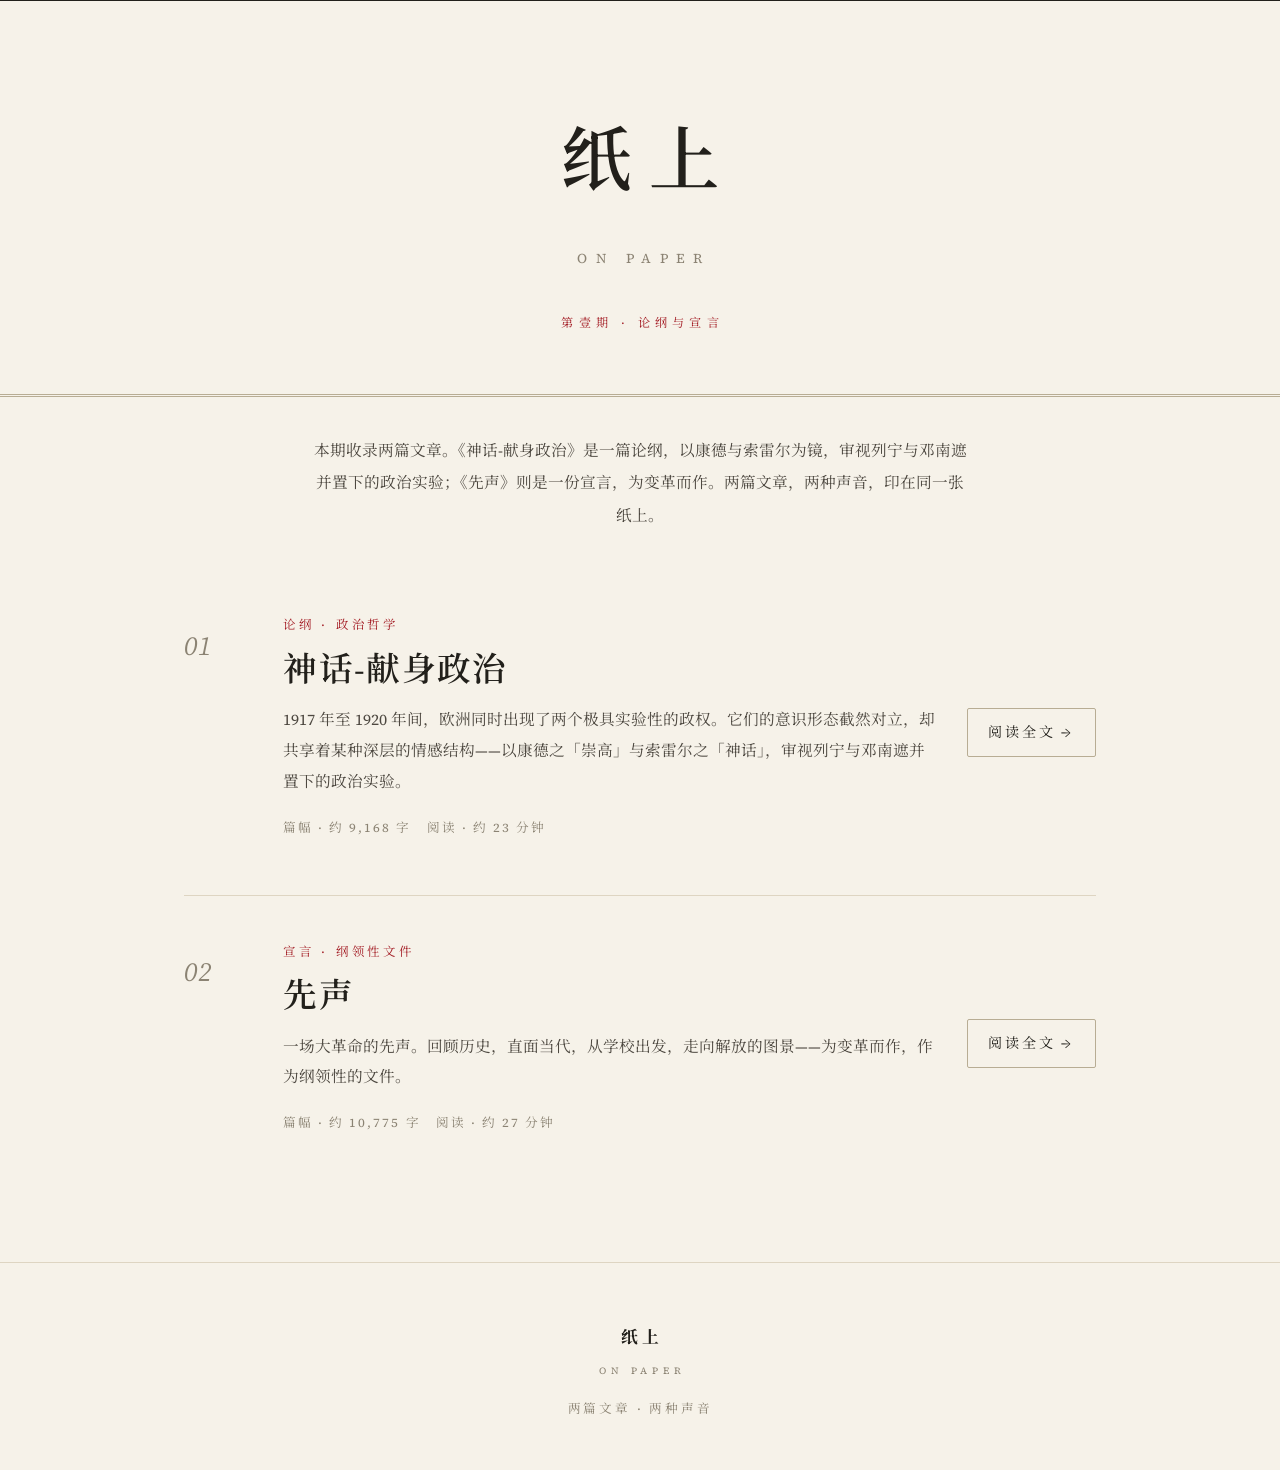
<file: index.html>
<!DOCTYPE html>
<html lang="zh-CN">
<head>
<meta charset="UTF-8">
<meta name="viewport" content="width=device-width, initial-scale=1">
<title>纸上 · ON PAPER — 论纲与宣言</title>
<meta name="description" content="本期收录两篇文章：神话-献身政治（论纲）与先声（宣言）。">
<link rel="preconnect" href="https://fonts.googleapis.com">
    <link rel="preconnect" href="https://fonts.gstatic.com" crossorigin>
    <link href="https://fonts.googleapis.com/css2?family=Noto+Serif+SC:wght@400;500;600;700&family=Source+Serif+4:ital,opsz,wght@0,8..60,400;0,8..60,600;1,8..60,400&display=swap" rel="stylesheet">
<link rel="stylesheet" href="assets/style.css">

</head>
<body>
<div class="progress" id="progress" aria-hidden="true"></div>

<header class="home-hero">
  <h1 class="masthead-zh">纸上</h1>
  <p class="masthead-en">ON PAPER</p>
  <p class="issue">第壹期 · 论纲与宣言</p>
</header>
<p class="editor-note">本期收录两篇文章。《神话-献身政治》是一篇论纲，以康德与索雷尔为镜，审视列宁与邓南遮并置下的政治实验；《先声》则是一份宣言，为变革而作。两篇文章，两种声音，印在同一张纸上。</p>
<main class="cards">

<article class="card">
  <div class="card-index">01</div>
  <div class="card-body">
    <p class="kicker">论纲 · 政治哲学</p>
    <h2><a href="articles/myth-devotion-politics.html">神话-献身政治</a></h2>
    <p class="card-dek">1917 年至 1920 年间，欧洲同时出现了两个极具实验性的政权。它们的意识形态截然对立，却共享着某种深层的情感结构——以康德之「崇高」与索雷尔之「神话」，审视列宁与邓南遮并置下的政治实验。</p>
    <p class="card-meta">篇幅 · 约 9,168 字　阅读 · 约 23 分钟</p>
  </div>
  <a class="card-link" href="articles/myth-devotion-politics.html">阅读全文 →</a>
</article>


<article class="card">
  <div class="card-index">02</div>
  <div class="card-body">
    <p class="kicker">宣言 · 纲领性文件</p>
    <h2><a href="articles/the-harbinger.html">先声</a></h2>
    <p class="card-dek">一场大革命的先声。回顾历史，直面当代，从学校出发，走向解放的图景——为变革而作，作为纲领性的文件。</p>
    <p class="card-meta">篇幅 · 约 10,775 字　阅读 · 约 27 分钟</p>
  </div>
  <a class="card-link" href="articles/the-harbinger.html">阅读全文 →</a>
</article>

</main>

<footer class="site-footer">
  <p class="footer-mast">纸上<em>ON PAPER</em></p>
  <p class="footer-note">两篇文章 · 两种声音</p>
</footer>
<script src="assets/main.js"></script>
</body>
</html>
</file>
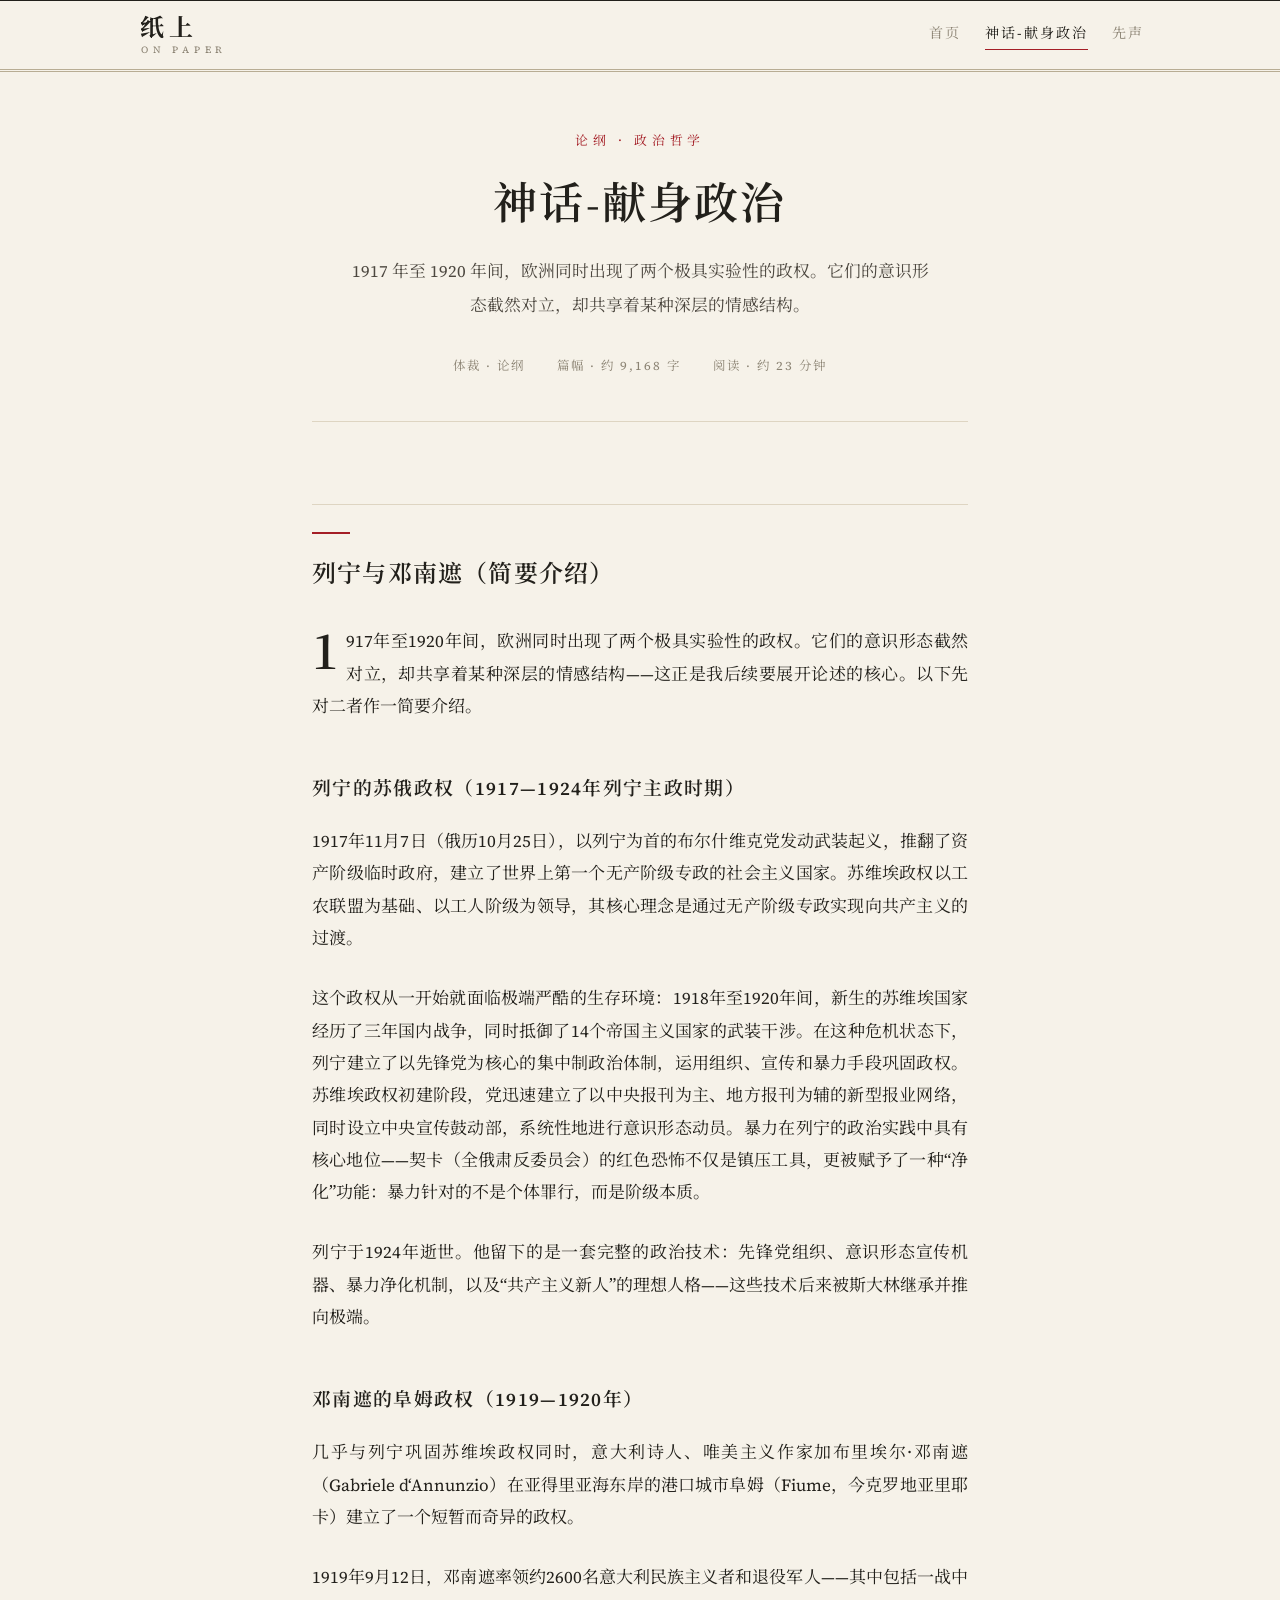
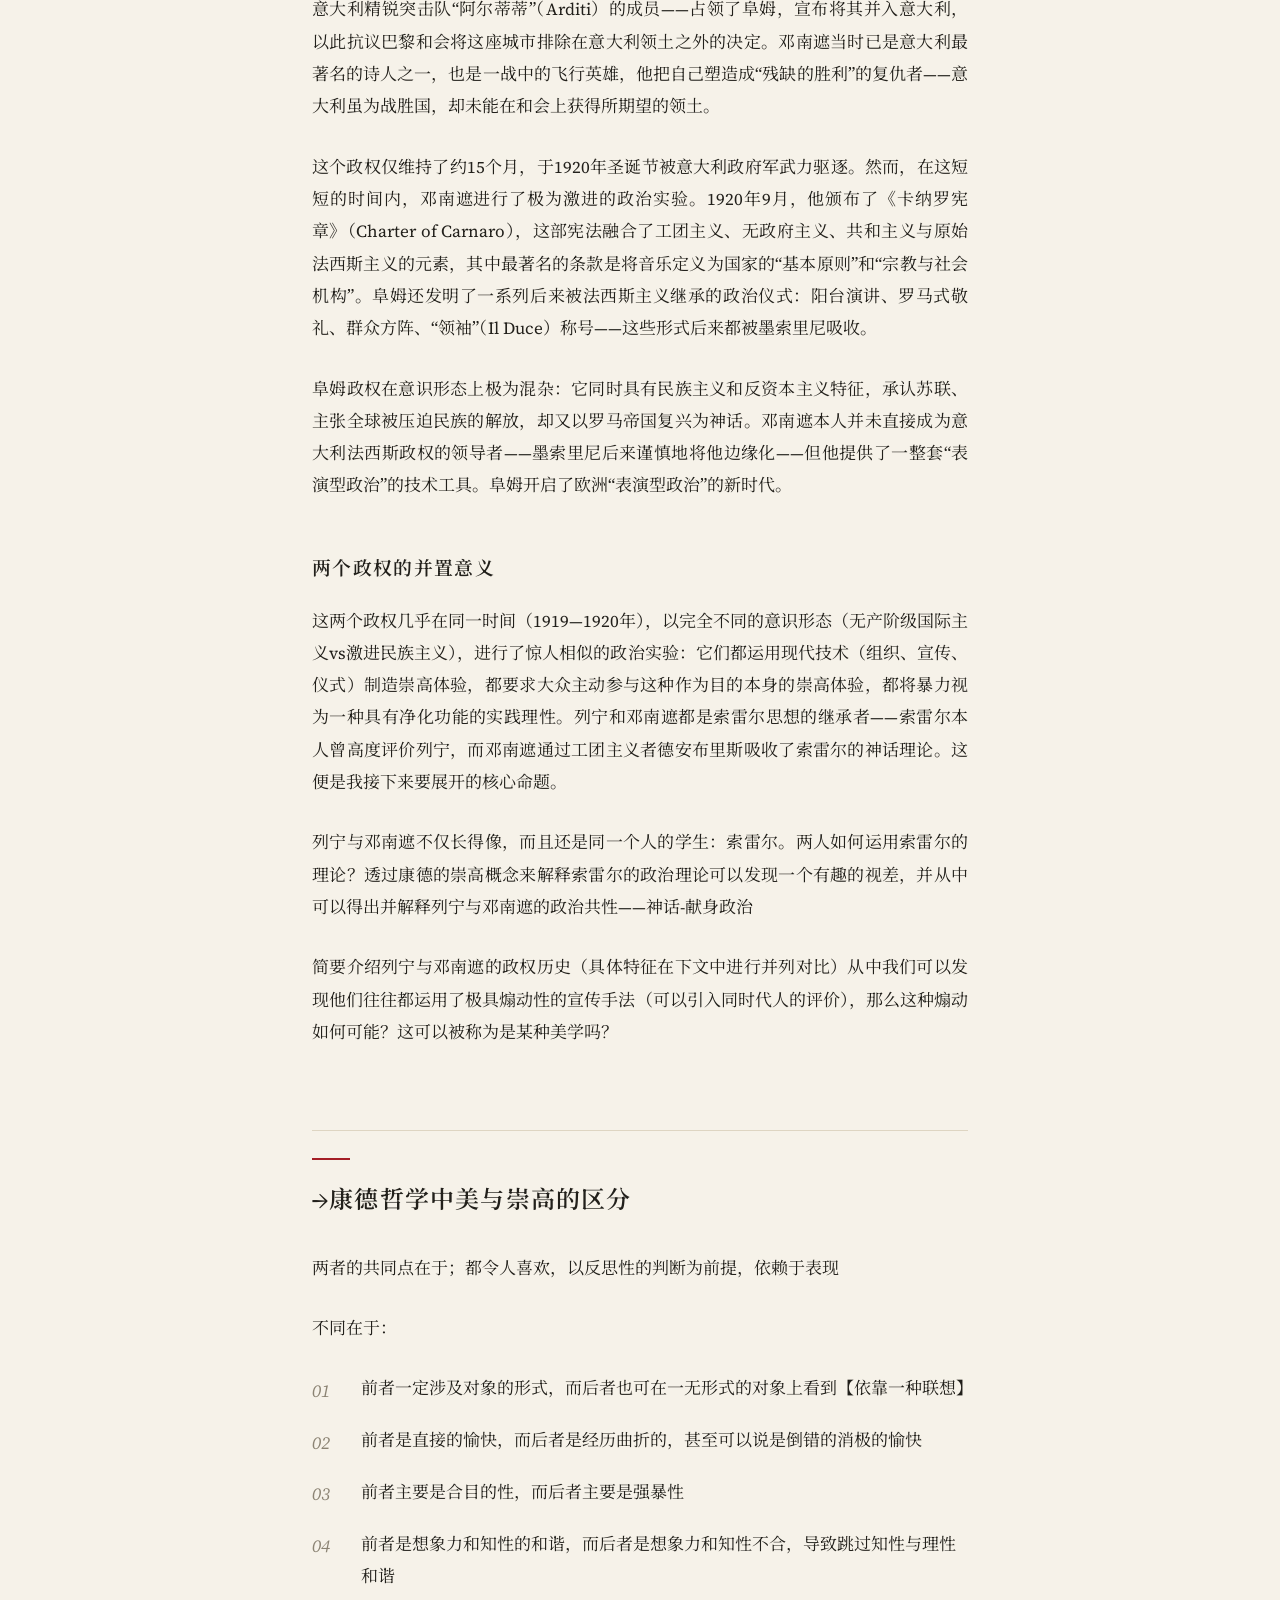
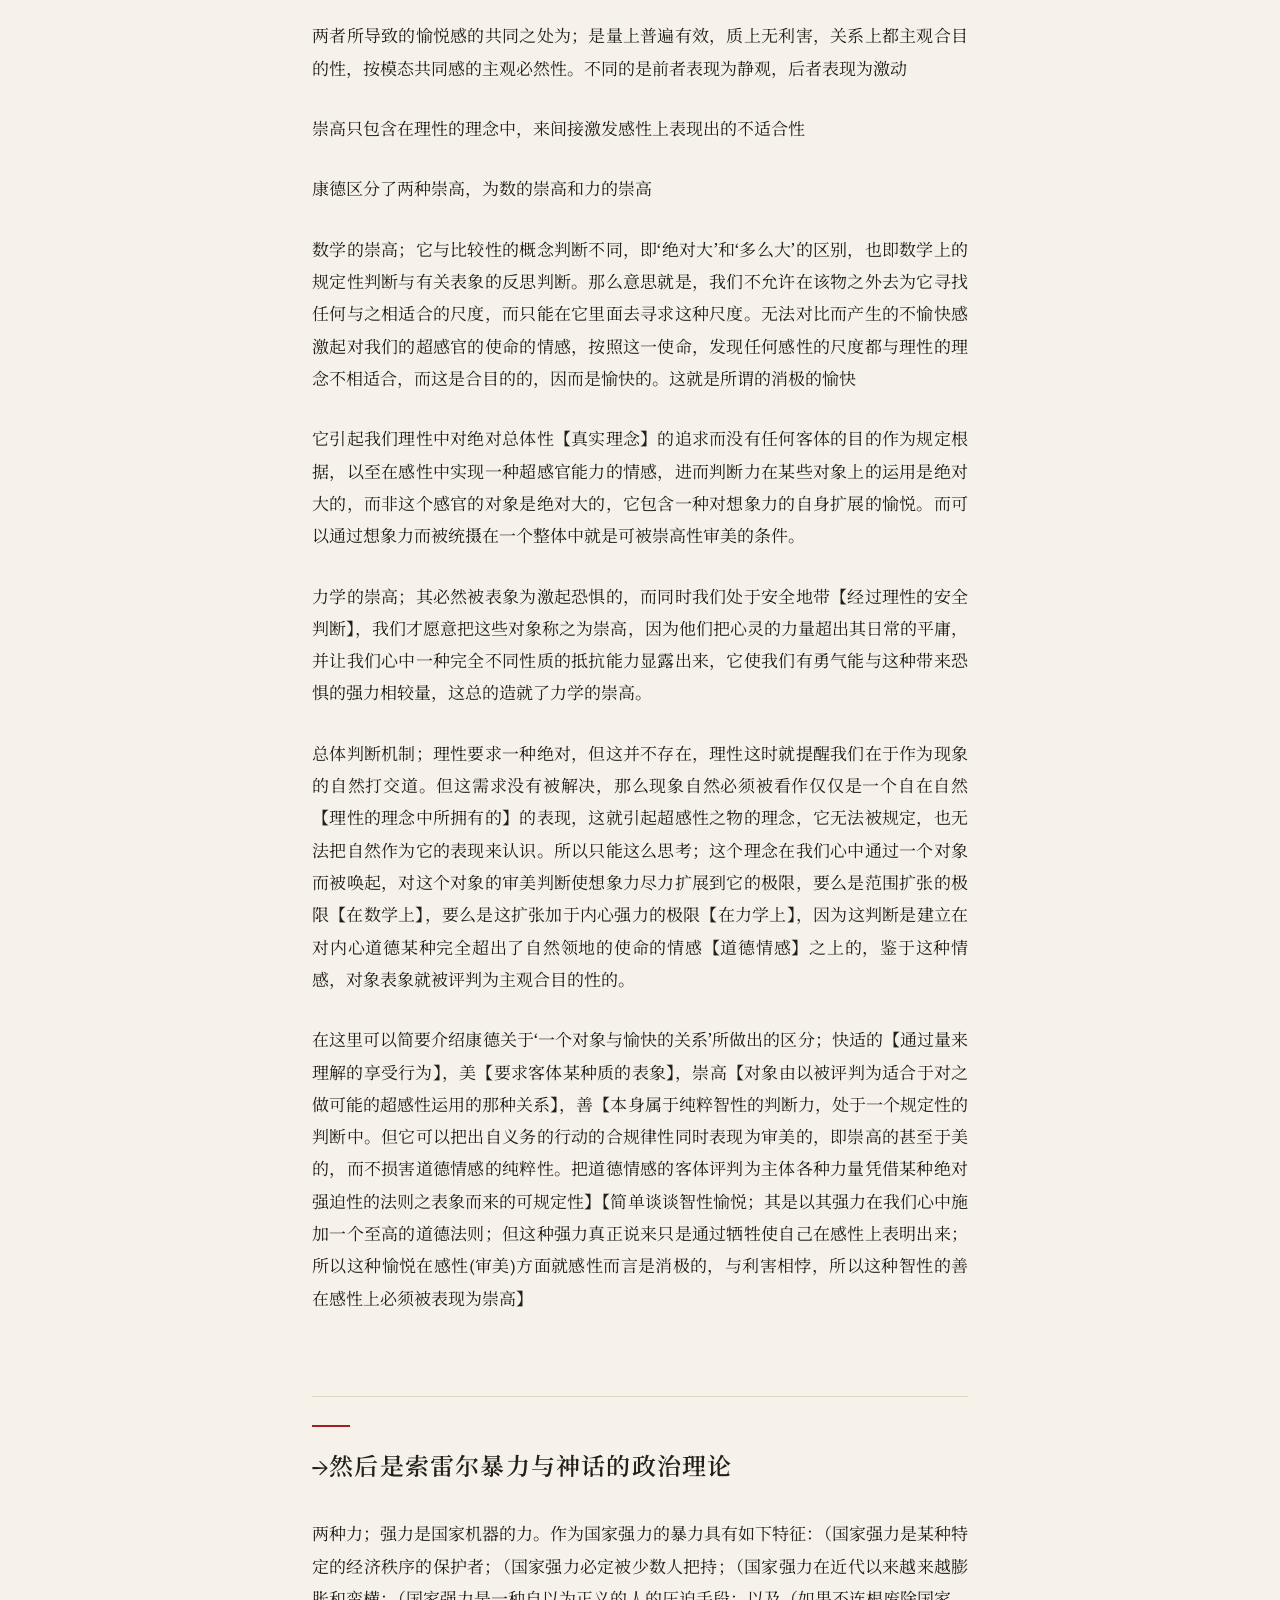
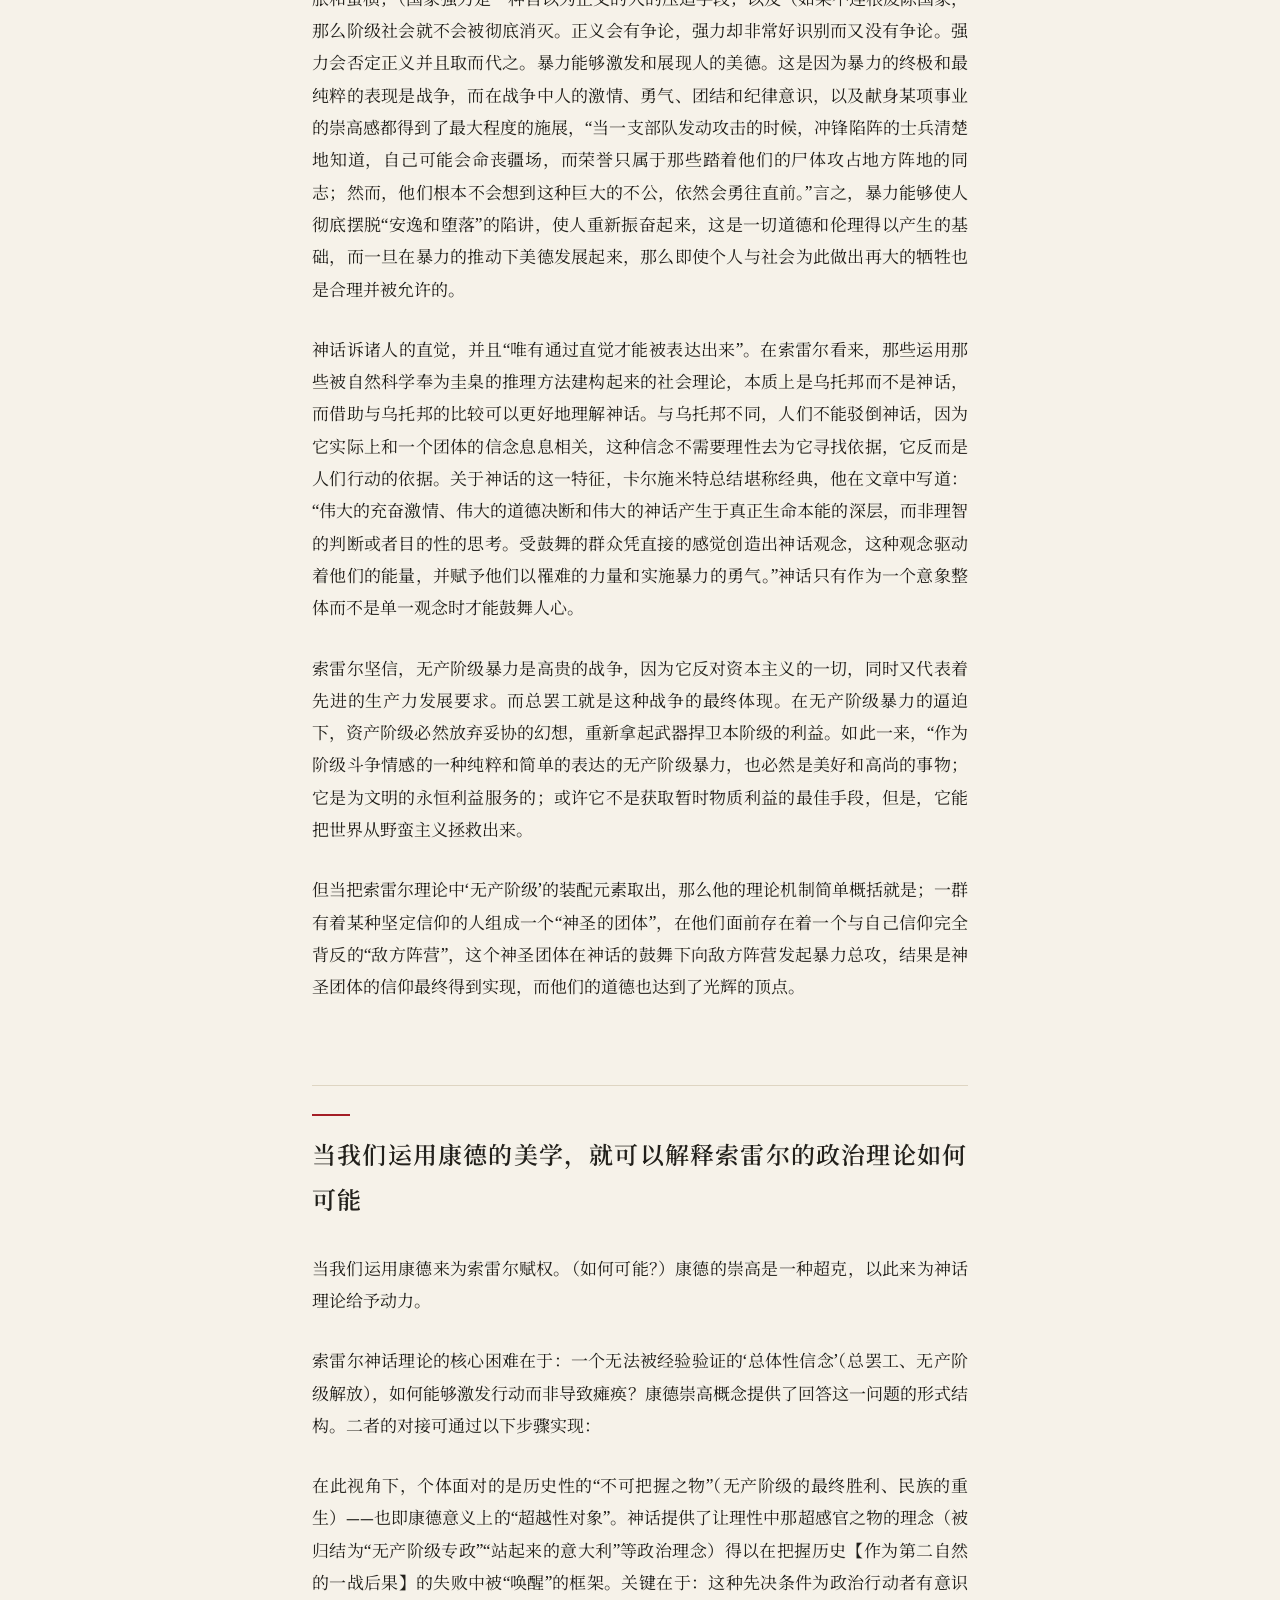
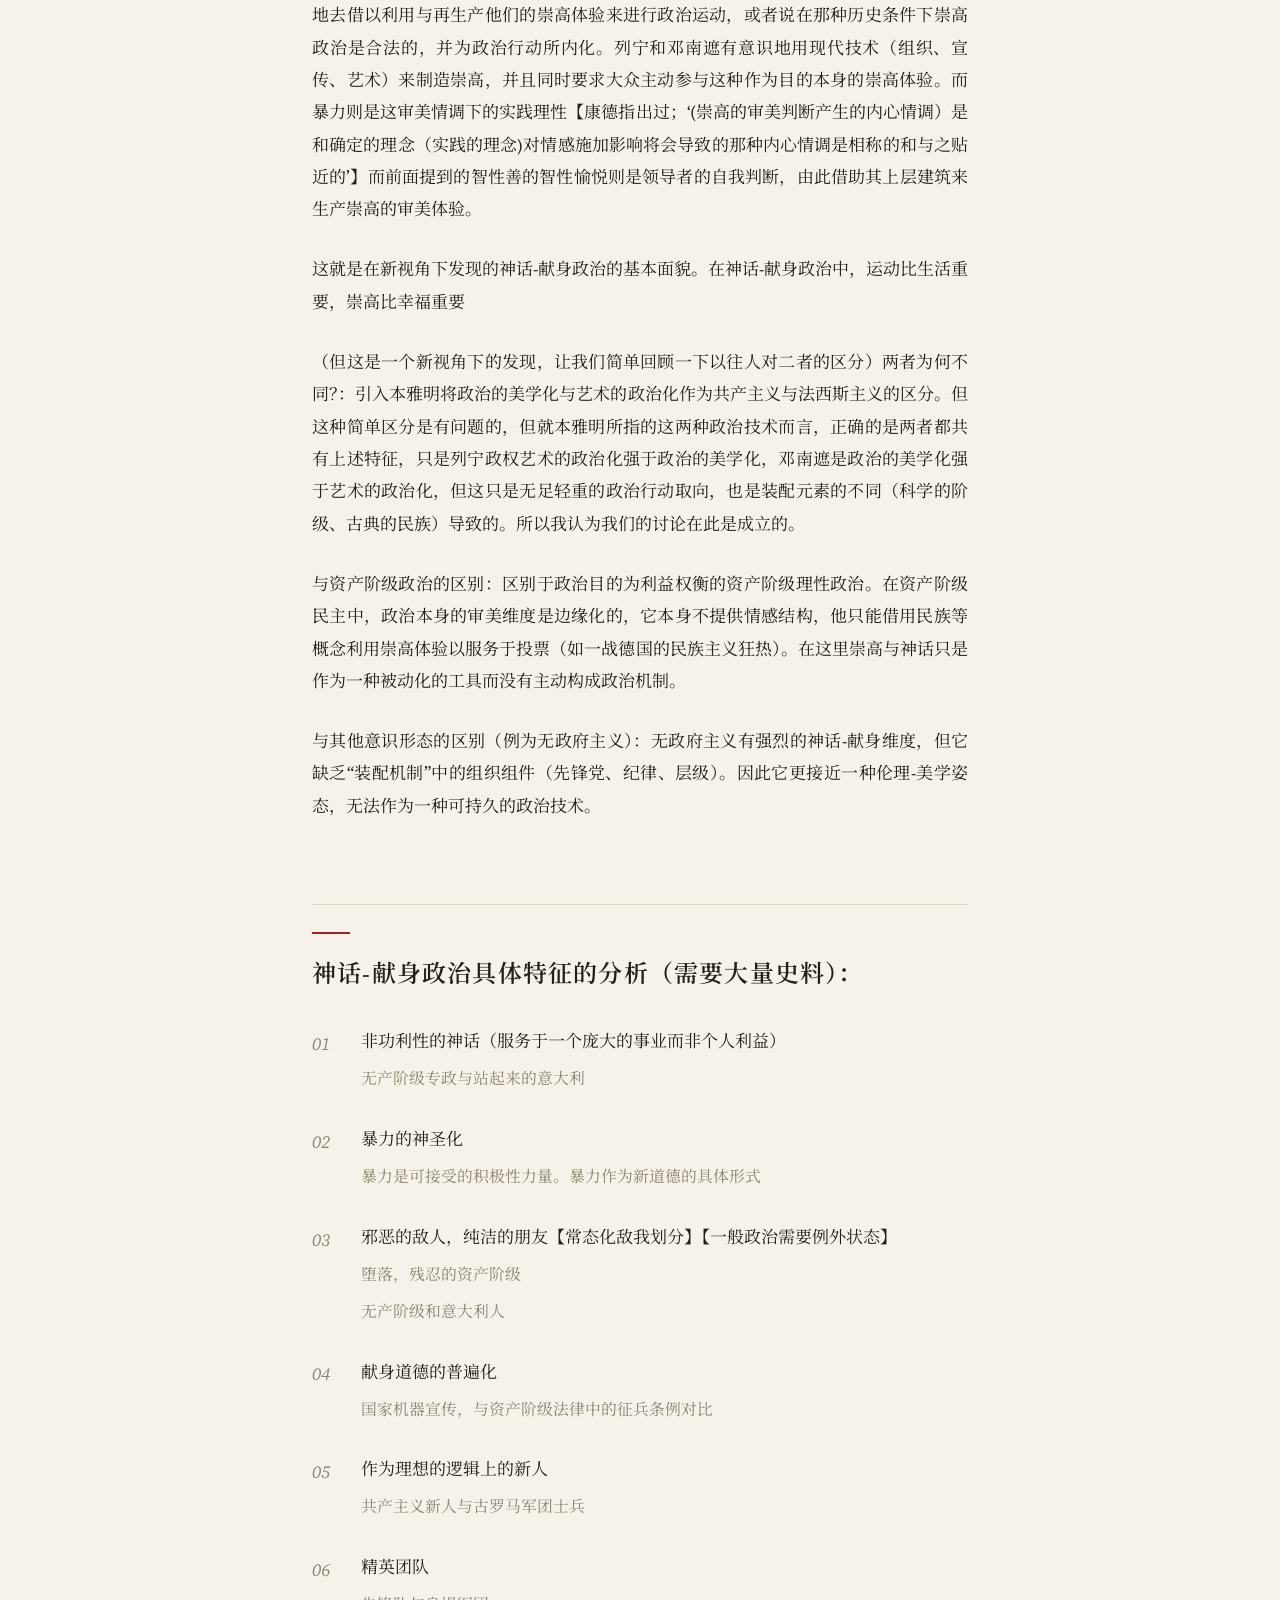
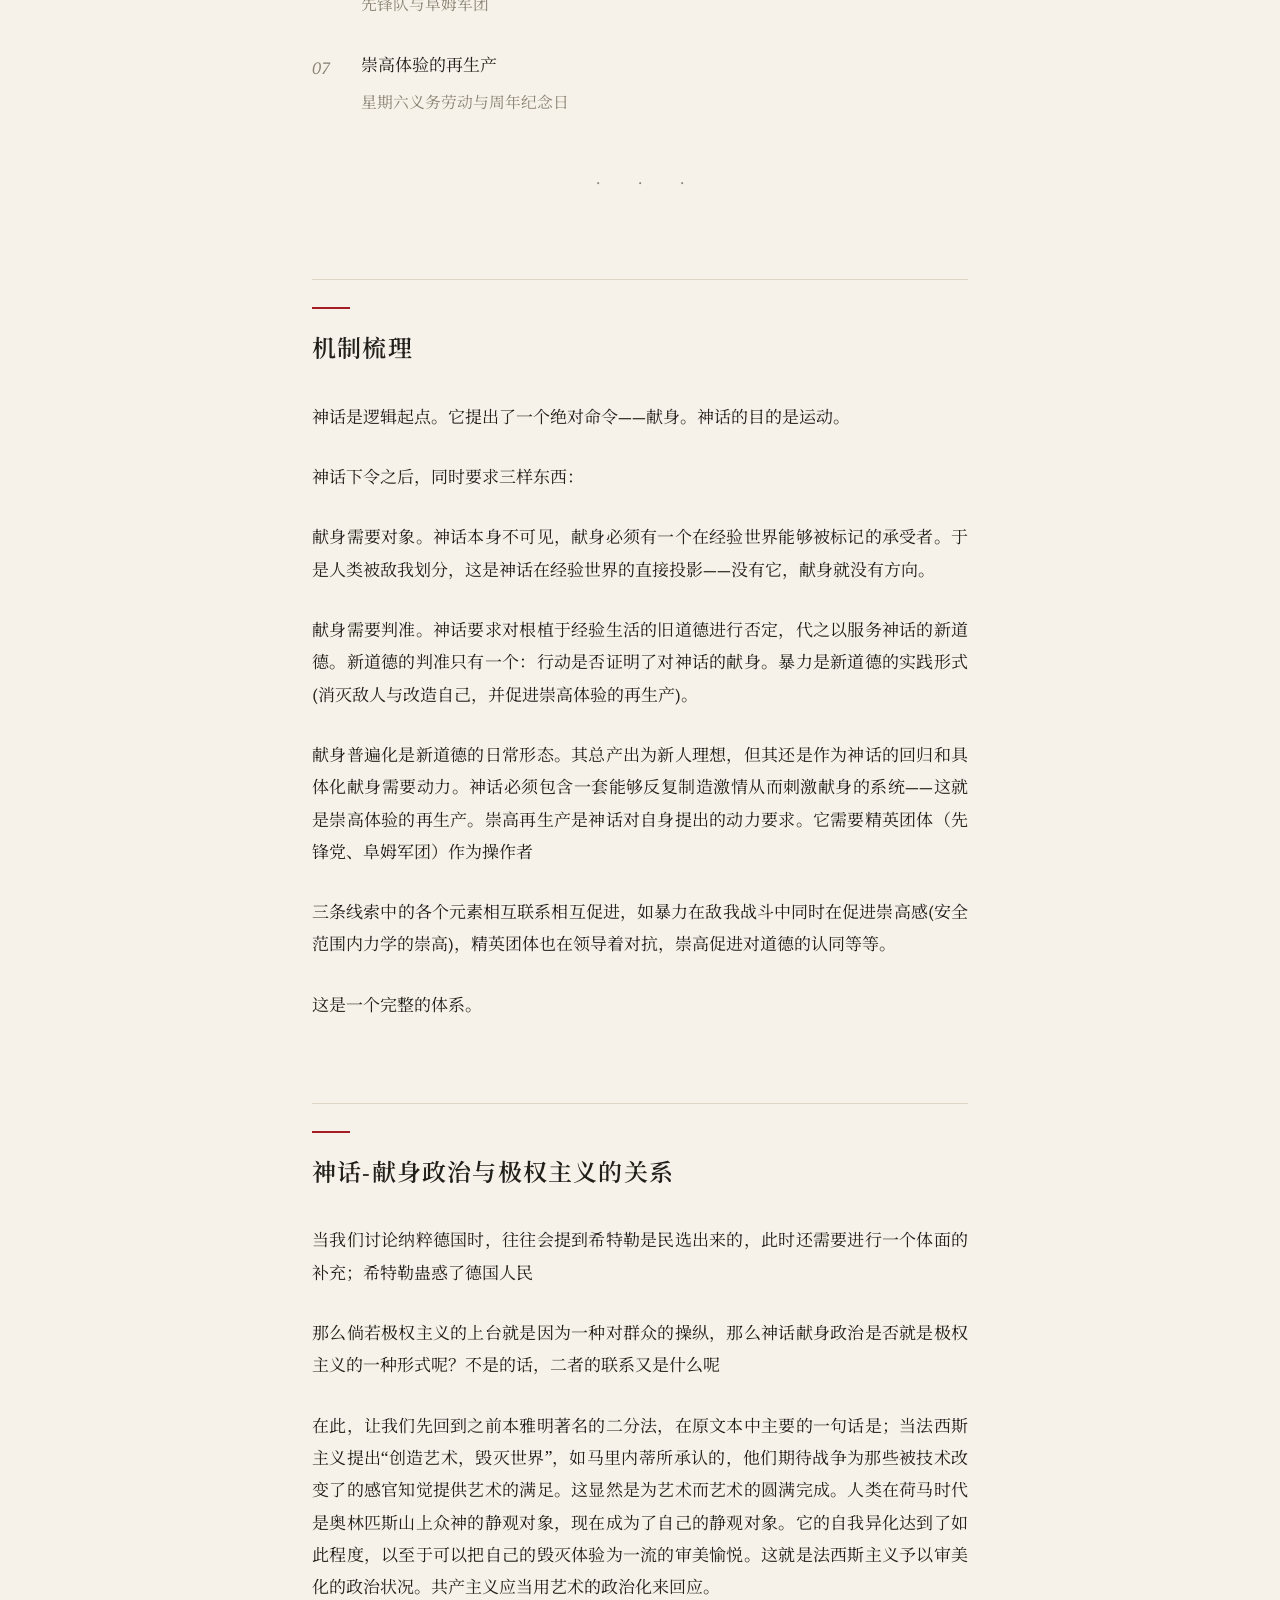
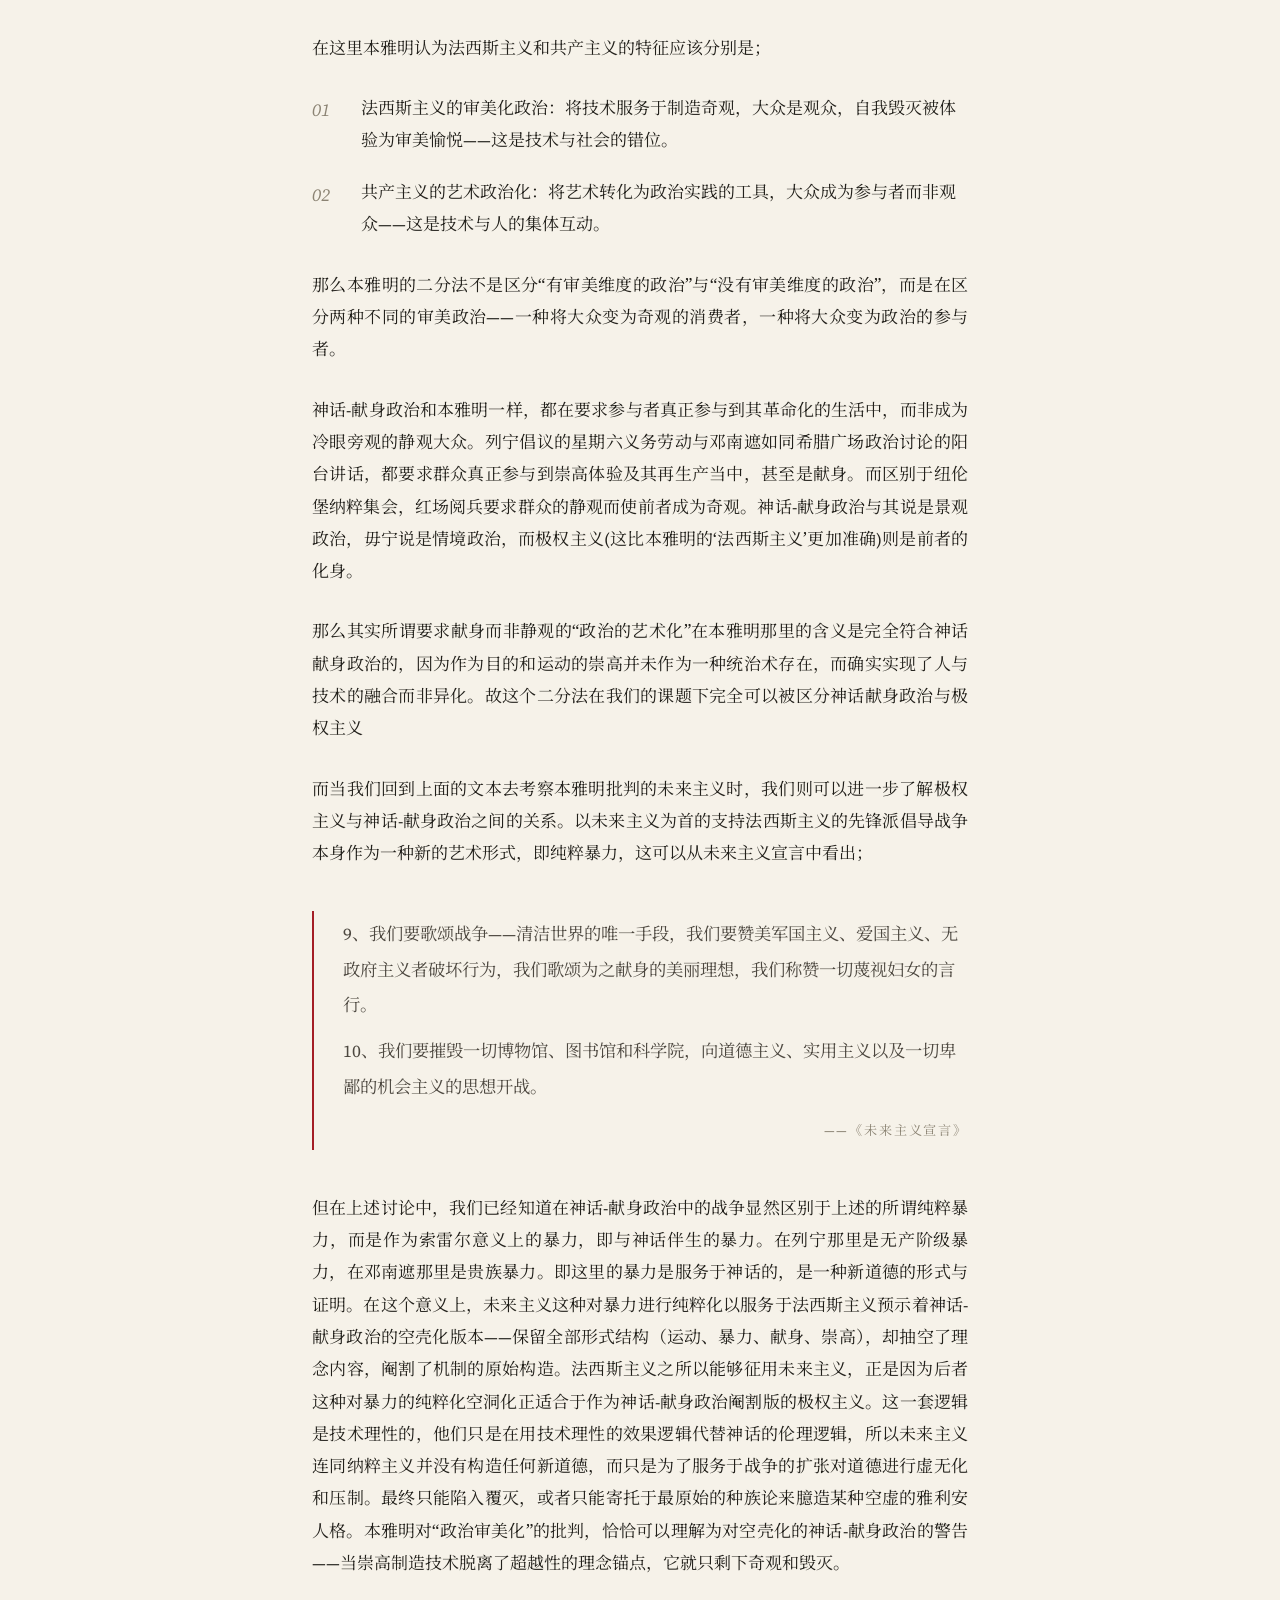
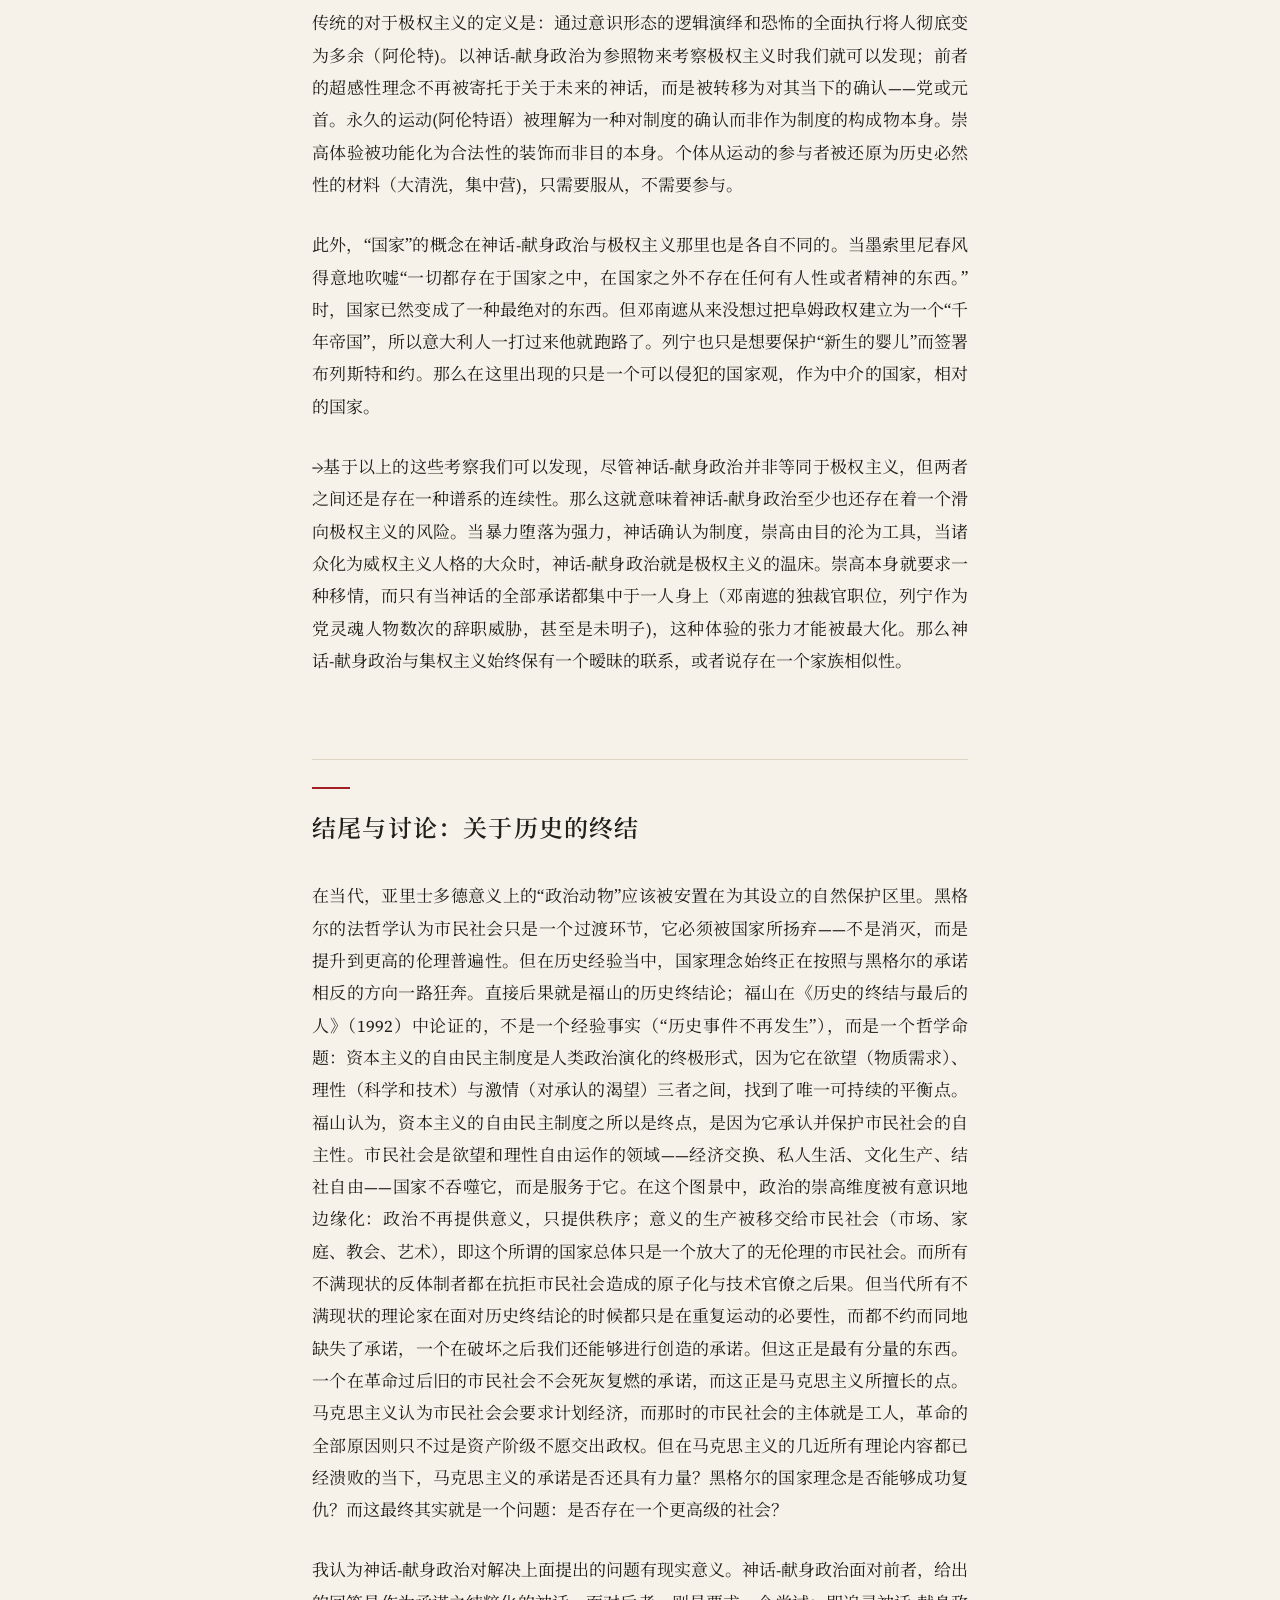
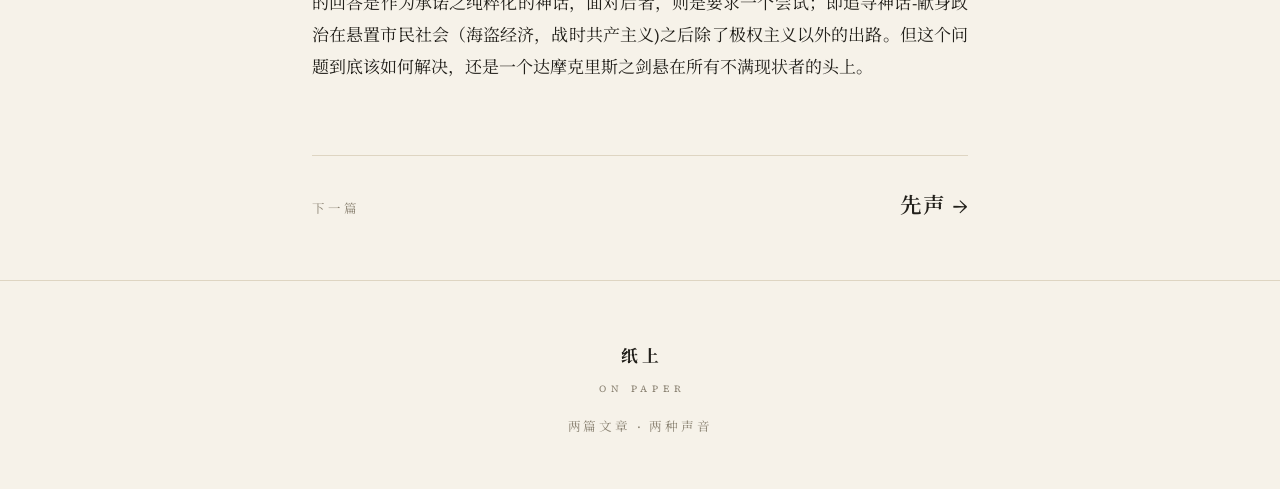
<file: articles/myth-devotion-politics.html>
<!DOCTYPE html>
<html lang="zh-CN">
<head>
<meta charset="UTF-8">
<meta name="viewport" content="width=device-width, initial-scale=1">
<title>神话-献身政治 — 纸上 ON PAPER</title>
<meta name="description" content="以康德之崇高与索雷尔之神话，审视列宁与邓南遮并置下的政治实验。">
<link rel="preconnect" href="https://fonts.googleapis.com">
    <link rel="preconnect" href="https://fonts.gstatic.com" crossorigin>
    <link href="https://fonts.googleapis.com/css2?family=Noto+Serif+SC:wght@400;500;600;700&family=Source+Serif+4:ital,opsz,wght@0,8..60,400;0,8..60,600;1,8..60,400&display=swap" rel="stylesheet">
<link rel="stylesheet" href="../assets/style.css">

</head>
<body>
<div class="progress" id="progress" aria-hidden="true"></div>
<header class="site-header sticky">
  <div class="header-inner">
    <a class="masthead" href="../index.html">
      <span class="masthead-zh">纸上</span>
      <span class="masthead-en">ON PAPER</span>
    </a>
    <nav class="site-nav"><a href="../index.html">首页</a>
        <a href="myth-devotion-politics.html" class='active'>神话-献身政治</a>
        <a href="the-harbinger.html">先声</a></nav>
  </div>
</header>

<main class="article-wrap">
  <header class="article-header">
    <p class="kicker">论纲 · 政治哲学</p>
    <h1>神话-献身政治</h1>
    <p class="dek">1917 年至 1920 年间，欧洲同时出现了两个极具实验性的政权。它们的意识形态截然对立，却共享着某种深层的情感结构。</p>
    <div class="meta"><span>体裁 · 论纲</span><span>篇幅 · 约 9,168 字</span><span>阅读 · 约 23 分钟</span></div>
  </header>
  <section class="prose">
<h2>列宁与邓南遮（简要介绍）</h2>
<p class="drop">1917年至1920年间，欧洲同时出现了两个极具实验性的政权。它们的意识形态截然对立，却共享着某种深层的情感结构——这正是我后续要展开论述的核心。以下先对二者作一简要介绍。</p>
<h3>列宁的苏俄政权（1917—1924年列宁主政时期）</h3>
<p>1917年11月7日（俄历10月25日），以列宁为首的布尔什维克党发动武装起义，推翻了资产阶级临时政府，建立了世界上第一个无产阶级专政的社会主义国家。苏维埃政权以工农联盟为基础、以工人阶级为领导，其核心理念是通过无产阶级专政实现向共产主义的过渡。</p>
<p>这个政权从一开始就面临极端严酷的生存环境：1918年至1920年间，新生的苏维埃国家经历了三年国内战争，同时抵御了14个帝国主义国家的武装干涉。在这种危机状态下，列宁建立了以先锋党为核心的集中制政治体制，运用组织、宣传和暴力手段巩固政权。苏维埃政权初建阶段，党迅速建立了以中央报刊为主、地方报刊为辅的新型报业网络，同时设立中央宣传鼓动部，系统性地进行意识形态动员。暴力在列宁的政治实践中具有核心地位——契卡（全俄肃反委员会）的红色恐怖不仅是镇压工具，更被赋予了一种“净化”功能：暴力针对的不是个体罪行，而是阶级本质。</p>
<p>列宁于1924年逝世。他留下的是一套完整的政治技术：先锋党组织、意识形态宣传机器、暴力净化机制，以及“共产主义新人”的理想人格——这些技术后来被斯大林继承并推向极端。</p>
<h3>邓南遮的阜姆政权（1919—1920年）</h3>
<p>几乎与列宁巩固苏维埃政权同时，意大利诗人、唯美主义作家加布里埃尔·邓南遮（Gabriele d‘Annunzio）在亚得里亚海东岸的港口城市阜姆（Fiume，今克罗地亚里耶卡）建立了一个短暂而奇异的政权。</p>
<p>1919年9月12日，邓南遮率领约2600名意大利民族主义者和退役军人——其中包括一战中意大利精锐突击队“阿尔蒂蒂”（Arditi）的成员——占领了阜姆，宣布将其并入意大利，以此抗议巴黎和会将这座城市排除在意大利领土之外的决定。邓南遮当时已是意大利最著名的诗人之一，也是一战中的飞行英雄，他把自己塑造成“残缺的胜利”的复仇者——意大利虽为战胜国，却未能在和会上获得所期望的领土。</p>
<p>这个政权仅维持了约15个月，于1920年圣诞节被意大利政府军武力驱逐。然而，在这短短的时间内，邓南遮进行了极为激进的政治实验。1920年9月，他颁布了《卡纳罗宪章》（Charter of Carnaro），这部宪法融合了工团主义、无政府主义、共和主义与原始法西斯主义的元素，其中最著名的条款是将音乐定义为国家的“基本原则”和“宗教与社会机构”。阜姆还发明了一系列后来被法西斯主义继承的政治仪式：阳台演讲、罗马式敬礼、群众方阵、“领袖”（Il Duce）称号——这些形式后来都被墨索里尼吸收。</p>
<p>阜姆政权在意识形态上极为混杂：它同时具有民族主义和反资本主义特征，承认苏联、主张全球被压迫民族的解放，却又以罗马帝国复兴为神话。邓南遮本人并未直接成为意大利法西斯政权的领导者——墨索里尼后来谨慎地将他边缘化——但他提供了一整套“表演型政治”的技术工具。阜姆开启了欧洲“表演型政治”的新时代。</p>
<h3>两个政权的并置意义</h3>
<p>这两个政权几乎在同一时间（1919—1920年），以完全不同的意识形态（无产阶级国际主义vs激进民族主义），进行了惊人相似的政治实验：它们都运用现代技术（组织、宣传、仪式）制造崇高体验，都要求大众主动参与这种作为目的本身的崇高体验，都将暴力视为一种具有净化功能的实践理性。列宁和邓南遮都是索雷尔思想的继承者——索雷尔本人曾高度评价列宁，而邓南遮通过工团主义者德安布里斯吸收了索雷尔的神话理论。这便是我接下来要展开的核心命题。</p>
<p>列宁与邓南遮不仅长得像，而且还是同一个人的学生：索雷尔。两人如何运用索雷尔的理论？透过康德的崇高概念来解释索雷尔的政治理论可以发现一个有趣的视差，并从中可以得出并解释列宁与邓南遮的政治共性——神话-献身政治</p>
<p>简要介绍列宁与邓南遮的政权历史（具体特征在下文中进行并列对比）从中我们可以发现他们往往都运用了极具煽动性的宣传手法（可以引入同时代人的评价），那么这种煽动如何可能？这可以被称为是某种美学吗？</p>
<h2>→康德哲学中美与崇高的区分</h2>
<p>两者的共同点在于；都令人喜欢，以反思性的判断为前提，依赖于表现</p>
<p>不同在于：</p><ol class="kant"><li>前者一定涉及对象的形式，而后者也可在一无形式的对象上看到【依靠一种联想】</li><li>前者是直接的愉快，而后者是经历曲折的，甚至可以说是倒错的消极的愉快</li><li>前者主要是合目的性，而后者主要是强暴性</li><li>前者是想象力和知性的和谐，而后者是想象力和知性不合，导致跳过知性与理性和谐</li></ol>
<p>两者所导致的愉悦感的共同之处为；是量上普遍有效，质上无利害，关系上都主观合目的性，按模态共同感的主观必然性。不同的是前者表现为静观，后者表现为激动</p>
<p>崇高只包含在理性的理念中，来间接激发感性上表现出的不适合性</p>
<p>康德区分了两种崇高，为数的崇高和力的崇高</p>
<p>数学的崇高；它与比较性的概念判断不同，即‘绝对大’和‘多么大’的区别，也即数学上的规定性判断与有关表象的反思判断。那么意思就是，我们不允许在该物之外去为它寻找任何与之相适合的尺度，而只能在它里面去寻求这种尺度。无法对比而产生的不愉快感激起对我们的超感官的使命的情感，按照这一使命，发现任何感性的尺度都与理性的理念不相适合，而这是合目的的，因而是愉快的。这就是所谓的消极的愉快</p>
<p>它引起我们理性中对绝对总体性【真实理念】的追求而没有任何客体的目的作为规定根据，以至在感性中实现一种超感官能力的情感，进而判断力在某些对象上的运用是绝对大的，而非这个感官的对象是绝对大的，它包含一种对想象力的自身扩展的愉悦。而可以通过想象力而被统摄在一个整体中就是可被崇高性审美的条件。</p>
<p>力学的崇高；其必然被表象为激起恐惧的，而同时我们处于安全地带【经过理性的安全判断】，我们才愿意把这些对象称之为崇高，因为他们把心灵的力量超出其日常的平庸，并让我们心中一种完全不同性质的抵抗能力显露出来，它使我们有勇气能与这种带来恐惧的强力相较量，这总的造就了力学的崇高。</p>
<p>总体判断机制；理性要求一种绝对，但这并不存在，理性这时就提醒我们在于作为现象的自然打交道。但这需求没有被解决，那么现象自然必须被看作仅仅是一个自在自然【理性的理念中所拥有的】的表现，这就引起超感性之物的理念，它无法被规定，也无法把自然作为它的表现来认识。所以只能这么思考；这个理念在我们心中通过一个对象而被唤起，对这个对象的审美判断使想象力尽力扩展到它的极限，要么是范围扩张的极限【在数学上】，要么是这扩张加于内心强力的极限【在力学上】，因为这判断是建立在对内心道德某种完全超出了自然领地的使命的情感【道德情感】之上的，鉴于这种情感，对象表象就被评判为主观合目的性的。</p>
<p>在这里可以简要介绍康德关于‘一个对象与愉快的关系’所做出的区分；快适的【通过量来理解的享受行为】，美【要求客体某种质的表象】，崇高【对象由以被评判为适合于对之做可能的超感性运用的那种关系】，善【本身属于纯粹智性的判断力，处于一个规定性的判断中。但它可以把出自义务的行动的合规律性同时表现为审美的，即崇高的甚至于美的，而不损害道德情感的纯粹性。把道德情感的客体评判为主体各种力量凭借某种绝对强迫性的法则之表象而来的可规定性】【简单谈谈智性愉悦；其是以其强力在我们心中施加一个至高的道德法则；但这种强力真正说来只是通过牺牲使自己在感性上表明出来；所以这种愉悦在感性(审美)方面就感性而言是消极的，与利害相悖，所以这种智性的善在感性上必须被表现为崇高】</p>
<h2>→然后是索雷尔暴力与神话的政治理论</h2>
<p>两种力；强力是国家机器的力。作为国家强力的暴力具有如下特征：（国家强力是某种特定的经济秩序的保护者；（国家强力必定被少数人把持；（国家强力在近代以来越来越膨胀和蛮横；（国家强力是一种自以为正义的人的压迫手段；以及（如果不连根废除国家，那么阶级社会就不会被彻底消灭。正义会有争论，强力却非常好识别而又没有争论。强力会否定正义并且取而代之。暴力能够激发和展现人的美德。这是因为暴力的终极和最纯粹的表现是战争，而在战争中人的激情、勇气、团结和纪律意识，以及献身某项事业的崇高感都得到了最大程度的施展，“当一支部队发动攻击的时候，冲锋陷阵的士兵清楚地知道，自己可能会命丧疆场，而荣誉只属于那些踏着他们的尸体攻占地方阵地的同志；然而，他们根本不会想到这种巨大的不公，依然会勇往直前。”言之，暴力能够使人彻底摆脱“安逸和堕落”的陷讲，使人重新振奋起来，这是一切道德和伦理得以产生的基础，而一旦在暴力的推动下美德发展起来，那么即使个人与社会为此做出再大的牺牲也是合理并被允许的。</p>
<p>神话诉诸人的直觉，并且“唯有通过直觉才能被表达出来”。在索雷尔看来，那些运用那些被自然科学奉为圭臬的推理方法建构起来的社会理论，本质上是乌托邦而不是神话，而借助与乌托邦的比较可以更好地理解神话。与乌托邦不同，人们不能驳倒神话，因为它实际上和一个团体的信念息息相关，这种信念不需要理性去为它寻找依据，它反而是人们行动的依据。关于神话的这一特征，卡尔施米特总结堪称经典，他在文章中写道：“伟大的充奋激情、伟大的道德决断和伟大的神话产生于真正生命本能的深层，而非理智的判断或者目的性的思考。受鼓舞的群众凭直接的感觉创造出神话观念，这种观念驱动着他们的能量，并赋予他们以罹难的力量和实施暴力的勇气。”神话只有作为一个意象整体而不是单一观念时才能鼓舞人心。</p>
<p>索雷尔坚信，无产阶级暴力是高贵的战争，因为它反对资本主义的一切，同时又代表着先进的生产力发展要求。而总罢工就是这种战争的最终体现。在无产阶级暴力的逼迫下，资产阶级必然放弃妥协的幻想，重新拿起武器捍卫本阶级的利益。如此一来，“作为阶级斗争情感的一种纯粹和简单的表达的无产阶级暴力，也必然是美好和高尚的事物；它是为文明的永恒利益服务的；或许它不是获取暂时物质利益的最佳手段，但是，它能把世界从野蛮主义拯救出来。</p>
<p>但当把索雷尔理论中‘无产阶级’的装配元素取出，那么他的理论机制简单概括就是；一群有着某种坚定信仰的人组成一个“神圣的团体”，在他们面前存在着一个与自己信仰完全背反的“敌方阵营”，这个神圣团体在神话的鼓舞下向敌方阵营发起暴力总攻，结果是神圣团体的信仰最终得到实现，而他们的道德也达到了光辉的顶点。</p>
<h2>当我们运用康德的美学，就可以解释索雷尔的政治理论如何可能</h2>
<p>当我们运用康德来为索雷尔赋权。（如何可能？）康德的崇高是一种超克，以此来为神话理论给予动力。</p>
<p>索雷尔神话理论的核心困难在于：一个无法被经验验证的‘总体性信念’（总罢工、无产阶级解放），如何能够激发行动而非导致瘫痪？康德崇高概念提供了回答这一问题的形式结构。二者的对接可通过以下步骤实现：</p>
<p>在此视角下，个体面对的是历史性的“不可把握之物”（无产阶级的最终胜利、民族的重生）——也即康德意义上的“超越性对象”。神话提供了让理性中那超感官之物的理念（被归结为“无产阶级专政”“站起来的意大利”等政治理念）得以在把握历史【作为第二自然的一战后果】的失败中被“唤醒”的框架。关键在于：这种先决条件为政治行动者有意识地去借以利用与再生产他们的崇高体验来进行政治运动，或者说在那种历史条件下崇高政治是合法的，并为政治行动所内化。列宁和邓南遮有意识地用现代技术（组织、宣传、艺术）来制造崇高，并且同时要求大众主动参与这种作为目的本身的崇高体验。而暴力则是这审美情调下的实践理性【康德指出过；‘(崇高的审美判断产生的内心情调）是和确定的理念（实践的理念)对情感施加影响将会导致的那种内心情调是相称的和与之贴近的’】而前面提到的智性善的智性愉悦则是领导者的自我判断，由此借助其上层建筑来生产崇高的审美体验。</p>
<p>这就是在新视角下发现的神话-献身政治的基本面貌。在神话-献身政治中，运动比生活重要，崇高比幸福重要</p>
<p>（但这是一个新视角下的发现，让我们简单回顾一下以往人对二者的区分）两者为何不同？：引入本雅明将政治的美学化与艺术的政治化作为共产主义与法西斯主义的区分。但这种简单区分是有问题的，但就本雅明所指的这两种政治技术而言，正确的是两者都共有上述特征，只是列宁政权艺术的政治化强于政治的美学化，邓南遮是政治的美学化强于艺术的政治化，但这只是无足轻重的政治行动取向，也是装配元素的不同（科学的阶级、古典的民族）导致的。所以我认为我们的讨论在此是成立的。</p>
<p>与资产阶级政治的区别：区别于政治目的为利益权衡的资产阶级理性政治。在资产阶级民主中，政治本身的审美维度是边缘化的，它本身不提供情感结构，他只能借用民族等概念利用崇高体验以服务于投票（如一战德国的民族主义狂热）。在这里崇高与神话只是作为一种被动化的工具而没有主动构成政治机制。</p>
<p>与其他意识形态的区别（例为无政府主义）：无政府主义有强烈的神话-献身维度，但它缺乏“装配机制”中的组织组件（先锋党、纪律、层级）。因此它更接近一种伦理-美学姿态，无法作为一种可持久的政治技术。</p>
<h2>神话-献身政治具体特征的分析（需要大量史料）：</h2>
<ol class="features"><li><span class="li-main">非功利性的神话（服务于一个庞大的事业而非个人利益）</span><span class="li-sub">无产阶级专政与站起来的意大利</span></li><li><span class="li-main">暴力的神圣化</span><span class="li-sub">暴力是可接受的积极性力量。暴力作为新道德的具体形式</span></li><li><span class="li-main">邪恶的敌人，纯洁的朋友【常态化敌我划分】【一般政治需要例外状态】</span><span class="li-sub">堕落，残忍的资产阶级</span><span class="li-sub">无产阶级和意大利人</span></li><li><span class="li-main">献身道德的普遍化</span><span class="li-sub">国家机器宣传，与资产阶级法律中的征兵条例对比</span></li><li><span class="li-main">作为理想的逻辑上的新人</span><span class="li-sub">共产主义新人与古罗马军团士兵</span></li><li><span class="li-main">精英团队</span><span class="li-sub">先锋队与阜姆军团</span></li><li><span class="li-main">崇高体验的再生产</span><span class="li-sub">星期六义务劳动与周年纪念日</span></li></ol>
<div class="divider">· · ·</div>
<h2>机制梳理</h2>
<p>神话是逻辑起点。它提出了一个绝对命令——献身。神话的目的是运动。</p>
<p>神话下令之后，同时要求三样东西：</p>
<p>献身需要对象。神话本身不可见，献身必须有一个在经验世界能够被标记的承受者。于是人类被敌我划分，这是神话在经验世界的直接投影——没有它，献身就没有方向。</p>
<p>献身需要判准。神话要求对根植于经验生活的旧道德进行否定，代之以服务神话的新道德。新道德的判准只有一个：行动是否证明了对神话的献身。暴力是新道德的实践形式(消灭敌人与改造自己，并促进崇高体验的再生产)。</p>
<p>献身普遍化是新道德的日常形态。其总产出为新人理想，但其还是作为神话的回归和具体化献身需要动力。神话必须包含一套能够反复制造激情从而刺激献身的系统——这就是崇高体验的再生产。崇高再生产是神话对自身提出的动力要求。它需要精英团体（先锋党、阜姆军团）作为操作者</p>
<p>三条线索中的各个元素相互联系相互促进，如暴力在敌我战斗中同时在促进崇高感(安全范围内力学的崇高)，精英团体也在领导着对抗，崇高促进对道德的认同等等。</p>
<p>这是一个完整的体系。</p>
<h2>神话-献身政治与极权主义的关系</h2>
<p>当我们讨论纳粹德国时，往往会提到希特勒是民选出来的，此时还需要进行一个体面的补充；希特勒蛊惑了德国人民</p>
<p>那么倘若极权主义的上台就是因为一种对群众的操纵，那么神话献身政治是否就是极权主义的一种形式呢？不是的话，二者的联系又是什么呢</p>
<p>在此，让我们先回到之前本雅明著名的二分法，在原文本中主要的一句话是；当法西斯主义提出“创造艺术，毁灭世界”，如马里内蒂所承认的，他们期待战争为那些被技术改变了的感官知觉提供艺术的满足。这显然是为艺术而艺术的圆满完成。人类在荷马时代是奥林匹斯山上众神的静观对象，现在成为了自己的静观对象。它的自我异化达到了如此程度，以至于可以把自己的毁灭体验为一流的审美愉悦。这就是法西斯主义予以审美化的政治状况。共产主义应当用艺术的政治化来回应。</p>
<p>在这里本雅明认为法西斯主义和共产主义的特征应该分别是；</p>
<ol class="kant"><li>法西斯主义的审美化政治：将技术服务于制造奇观，大众是观众，自我毁灭被体验为审美愉悦——这是技术与社会的错位。</li><li>共产主义的艺术政治化：将艺术转化为政治实践的工具，大众成为参与者而非观众——这是技术与人的集体互动。</li></ol>
<p>那么本雅明的二分法不是区分“有审美维度的政治”与“没有审美维度的政治”，而是在区分两种不同的审美政治——一种将大众变为奇观的消费者，一种将大众变为政治的参与者。</p>
<p>神话-献身政治和本雅明一样，都在要求参与者真正参与到其革命化的生活中，而非成为冷眼旁观的静观大众。列宁倡议的星期六义务劳动与邓南遮如同希腊广场政治讨论的阳台讲话，都要求群众真正参与到崇高体验及其再生产当中，甚至是献身。而区别于纽伦堡纳粹集会，红场阅兵要求群众的静观而使前者成为奇观。神话-献身政治与其说是景观政治，毋宁说是情境政治，而极权主义(这比本雅明的‘法西斯主义’更加准确)则是前者的化身。</p>
<p>那么其实所谓要求献身而非静观的“政治的艺术化”在本雅明那里的含义是完全符合神话献身政治的，因为作为目的和运动的崇高并未作为一种统治术存在，而确实实现了人与技术的融合而非异化。故这个二分法在我们的课题下完全可以被区分神话献身政治与极权主义</p>
<p>而当我们回到上面的文本去考察本雅明批判的未来主义时，我们则可以进一步了解极权主义与神话-献身政治之间的关系。以未来主义为首的支持法西斯主义的先锋派倡导战争本身作为一种新的艺术形式，即纯粹暴力，这可以从未来主义宣言中看出；</p>
<blockquote><p>9、我们要歌颂战争——清洁世界的唯一手段，我们要赞美军国主义、爱国主义、无政府主义者破坏行为，我们歌颂为之献身的美丽理想，我们称赞一切蔑视妇女的言行。</p><p>10、我们要摧毁一切博物馆、图书馆和科学院，向道德主义、实用主义以及一切卑鄙的机会主义的思想开战。</p><cite>——《未来主义宣言》</cite></blockquote>
<p>但在上述讨论中，我们已经知道在神话-献身政治中的战争显然区别于上述的所谓纯粹暴力，而是作为索雷尔意义上的暴力，即与神话伴生的暴力。在列宁那里是无产阶级暴力，在邓南遮那里是贵族暴力。即这里的暴力是服务于神话的，是一种新道德的形式与证明。在这个意义上，未来主义这种对暴力进行纯粹化以服务于法西斯主义预示着神话-献身政治的空壳化版本——保留全部形式结构（运动、暴力、献身、崇高），却抽空了理念内容，阉割了机制的原始构造。法西斯主义之所以能够征用未来主义，正是因为后者这种对暴力的纯粹化空洞化正适合于作为神话-献身政治阉割版的极权主义。这一套逻辑是技术理性的，他们只是在用技术理性的效果逻辑代替神话的伦理逻辑，所以未来主义连同纳粹主义并没有构造任何新道德，而只是为了服务于战争的扩张对道德进行虚无化和压制。最终只能陷入覆灭，或者只能寄托于最原始的种族论来臆造某种空虚的雅利安人格。本雅明对“政治审美化”的批判，恰恰可以理解为对空壳化的神话-献身政治的警告——当崇高制造技术脱离了超越性的理念锚点，它就只剩下奇观和毁灭。</p>
<p>传统的对于极权主义的定义是：通过意识形态的逻辑演绎和恐怖的全面执行将人彻底变为多余（阿伦特)。以神话-献身政治为参照物来考察极权主义时我们就可以发现；前者的超感性理念不再被寄托于关于未来的神话，而是被转移为对其当下的确认——党或元首。永久的运动(阿伦特语）被理解为一种对制度的确认而非作为制度的构成物本身。崇高体验被功能化为合法性的装饰而非目的本身。个体从运动的参与者被还原为历史必然性的材料（大清洗，集中营)，只需要服从，不需要参与。</p>
<p>此外，“国家”的概念在神话-献身政治与极权主义那里也是各自不同的。当墨索里尼春风得意地吹嘘“一切都存在于国家之中，在国家之外不存在任何有人性或者精神的东西。”时，国家已然变成了一种最绝对的东西。但邓南遮从来没想过把阜姆政权建立为一个“千年帝国”，所以意大利人一打过来他就跑路了。列宁也只是想要保护“新生的婴儿”而签署布列斯特和约。那么在这里出现的只是一个可以侵犯的国家观，作为中介的国家，相对的国家。</p>
<p>→基于以上的这些考察我们可以发现，尽管神话-献身政治并非等同于极权主义，但两者之间还是存在一种谱系的连续性。那么这就意味着神话-献身政治至少也还存在着一个滑向极权主义的风险。当暴力堕落为强力，神话确认为制度，崇高由目的沦为工具，当诸众化为威权主义人格的大众时，神话-献身政治就是极权主义的温床。崇高本身就要求一种移情，而只有当神话的全部承诺都集中于一人身上（邓南遮的独裁官职位，列宁作为党灵魂人物数次的辞职威胁，甚至是未明子)，这种体验的张力才能被最大化。那么神话-献身政治与集权主义始终保有一个暧昧的联系，或者说存在一个家族相似性。</p>
<h2>结尾与讨论：关于历史的终结</h2>
<p>在当代，亚里士多德意义上的“政治动物”应该被安置在为其设立的自然保护区里。黑格尔的法哲学认为市民社会只是一个过渡环节，它必须被国家所扬弃——不是消灭，而是提升到更高的伦理普遍性。但在历史经验当中，国家理念始终正在按照与黑格尔的承诺相反的方向一路狂奔。直接后果就是福山的历史终结论；福山在《历史的终结与最后的人》（1992）中论证的，不是一个经验事实（“历史事件不再发生”），而是一个哲学命题：资本主义的自由民主制度是人类政治演化的终极形式，因为它在欲望（物质需求）、理性（科学和技术）与激情（对承认的渴望）三者之间，找到了唯一可持续的平衡点。福山认为，资本主义的自由民主制度之所以是终点，是因为它承认并保护市民社会的自主性。市民社会是欲望和理性自由运作的领域——经济交换、私人生活、文化生产、结社自由——国家不吞噬它，而是服务于它。在这个图景中，政治的崇高维度被有意识地边缘化：政治不再提供意义，只提供秩序；意义的生产被移交给市民社会（市场、家庭、教会、艺术），即这个所谓的国家总体只是一个放大了的无伦理的市民社会。而所有不满现状的反体制者都在抗拒市民社会造成的原子化与技术官僚之后果。但当代所有不满现状的理论家在面对历史终结论的时候都只是在重复运动的必要性，而都不约而同地缺失了承诺，一个在破坏之后我们还能够进行创造的承诺。但这正是最有分量的东西。一个在革命过后旧的市民社会不会死灰复燃的承诺，而这正是马克思主义所擅长的点。马克思主义认为市民社会会要求计划经济，而那时的市民社会的主体就是工人，革命的全部原因则只不过是资产阶级不愿交出政权。但在马克思主义的几近所有理论内容都已经溃败的当下，马克思主义的承诺是否还具有力量？黑格尔的国家理念是否能够成功复仇？而这最终其实就是一个问题：是否存在一个更高级的社会？</p>
<p>我认为神话-献身政治对解决上面提出的问题有现实意义。神话-献身政治面对前者，给出的回答是作为承诺之纯粹化的神话，面对后者，则是要求一个尝试；即追寻神话-献身政治在悬置市民社会（海盗经济，战时共产主义)之后除了极权主义以外的出路。但这个问题到底该如何解决，还是一个达摩克里斯之剑悬在所有不满现状者的头上。</p>
  </section>
  <nav class="next-article">
    <span class="next-label">下一篇</span>
    <a class="next-link" href="the-harbinger.html">先声 <span aria-hidden="true">→</span></a>
  </nav>
</main>

<footer class="site-footer">
  <p class="footer-mast">纸上<em>ON PAPER</em></p>
  <p class="footer-note">两篇文章 · 两种声音</p>
</footer>
<script src="../assets/main.js"></script>
</body>
</html>
</file>
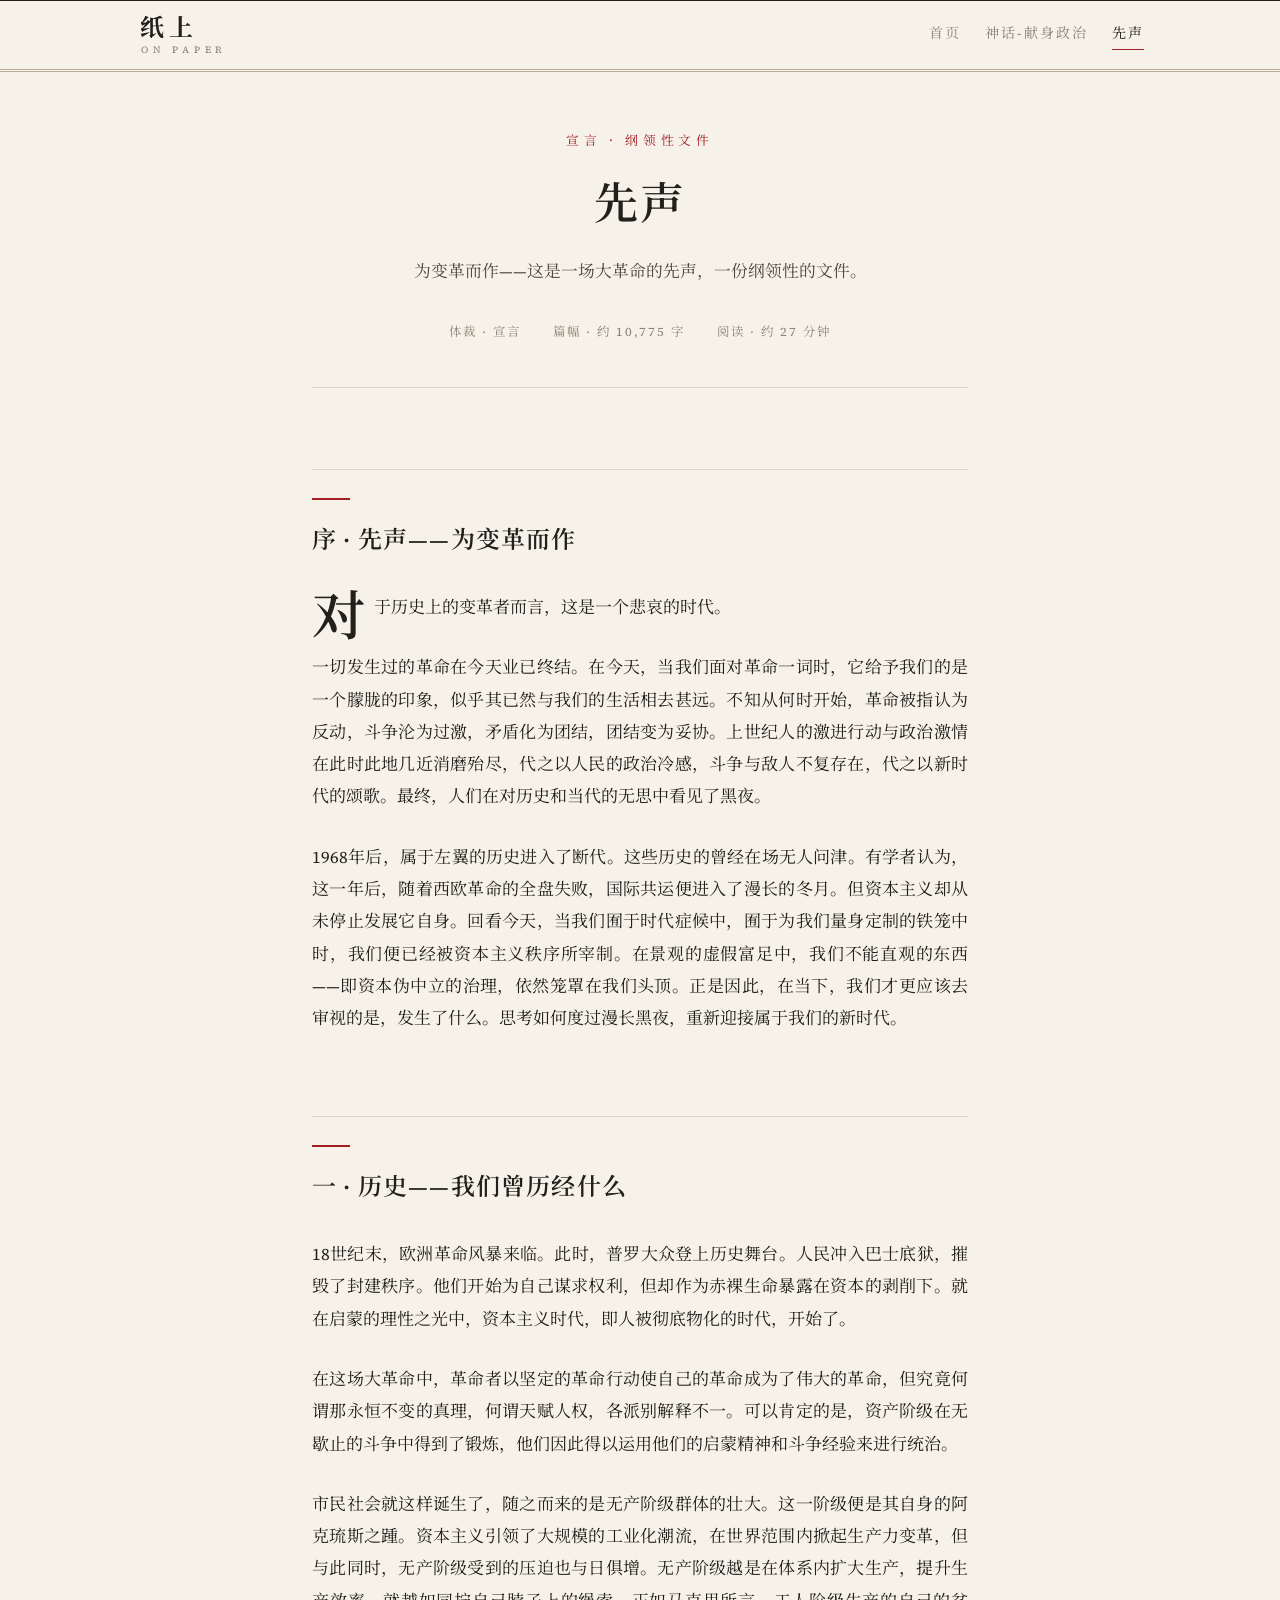
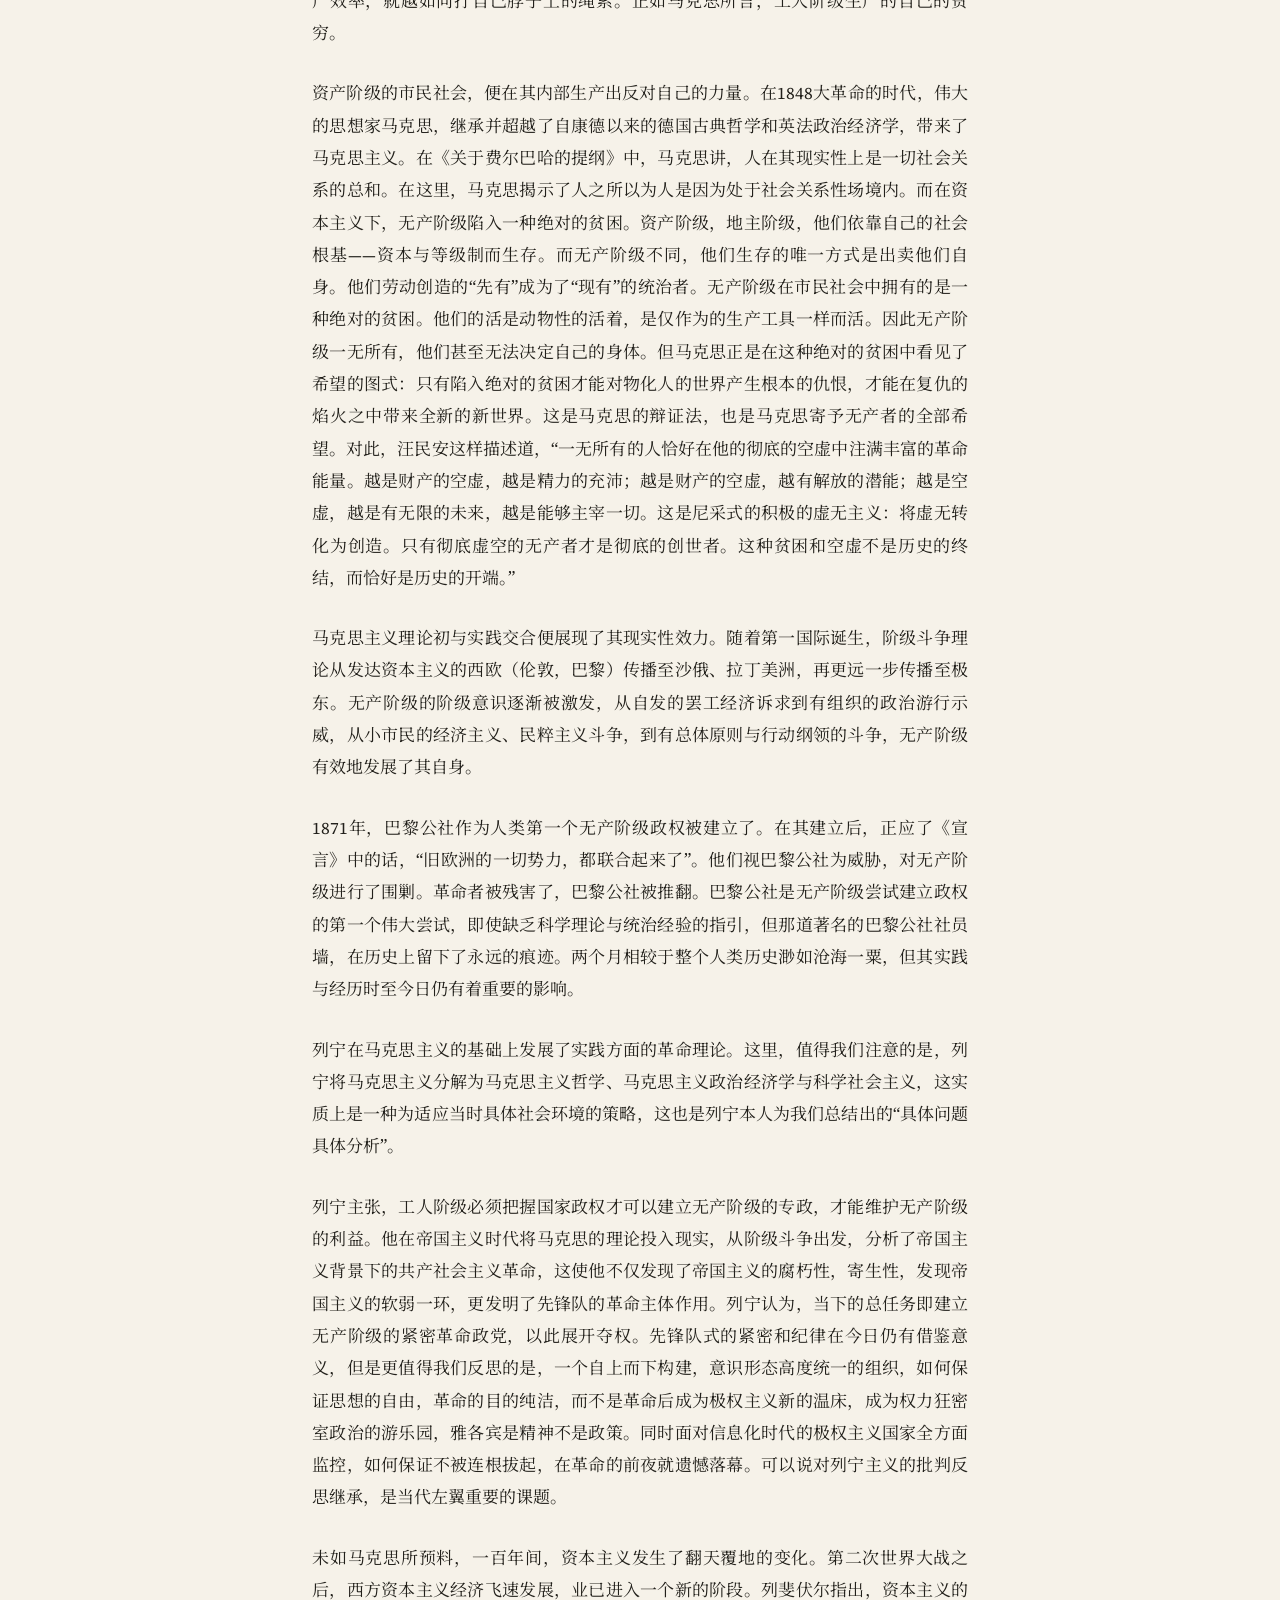
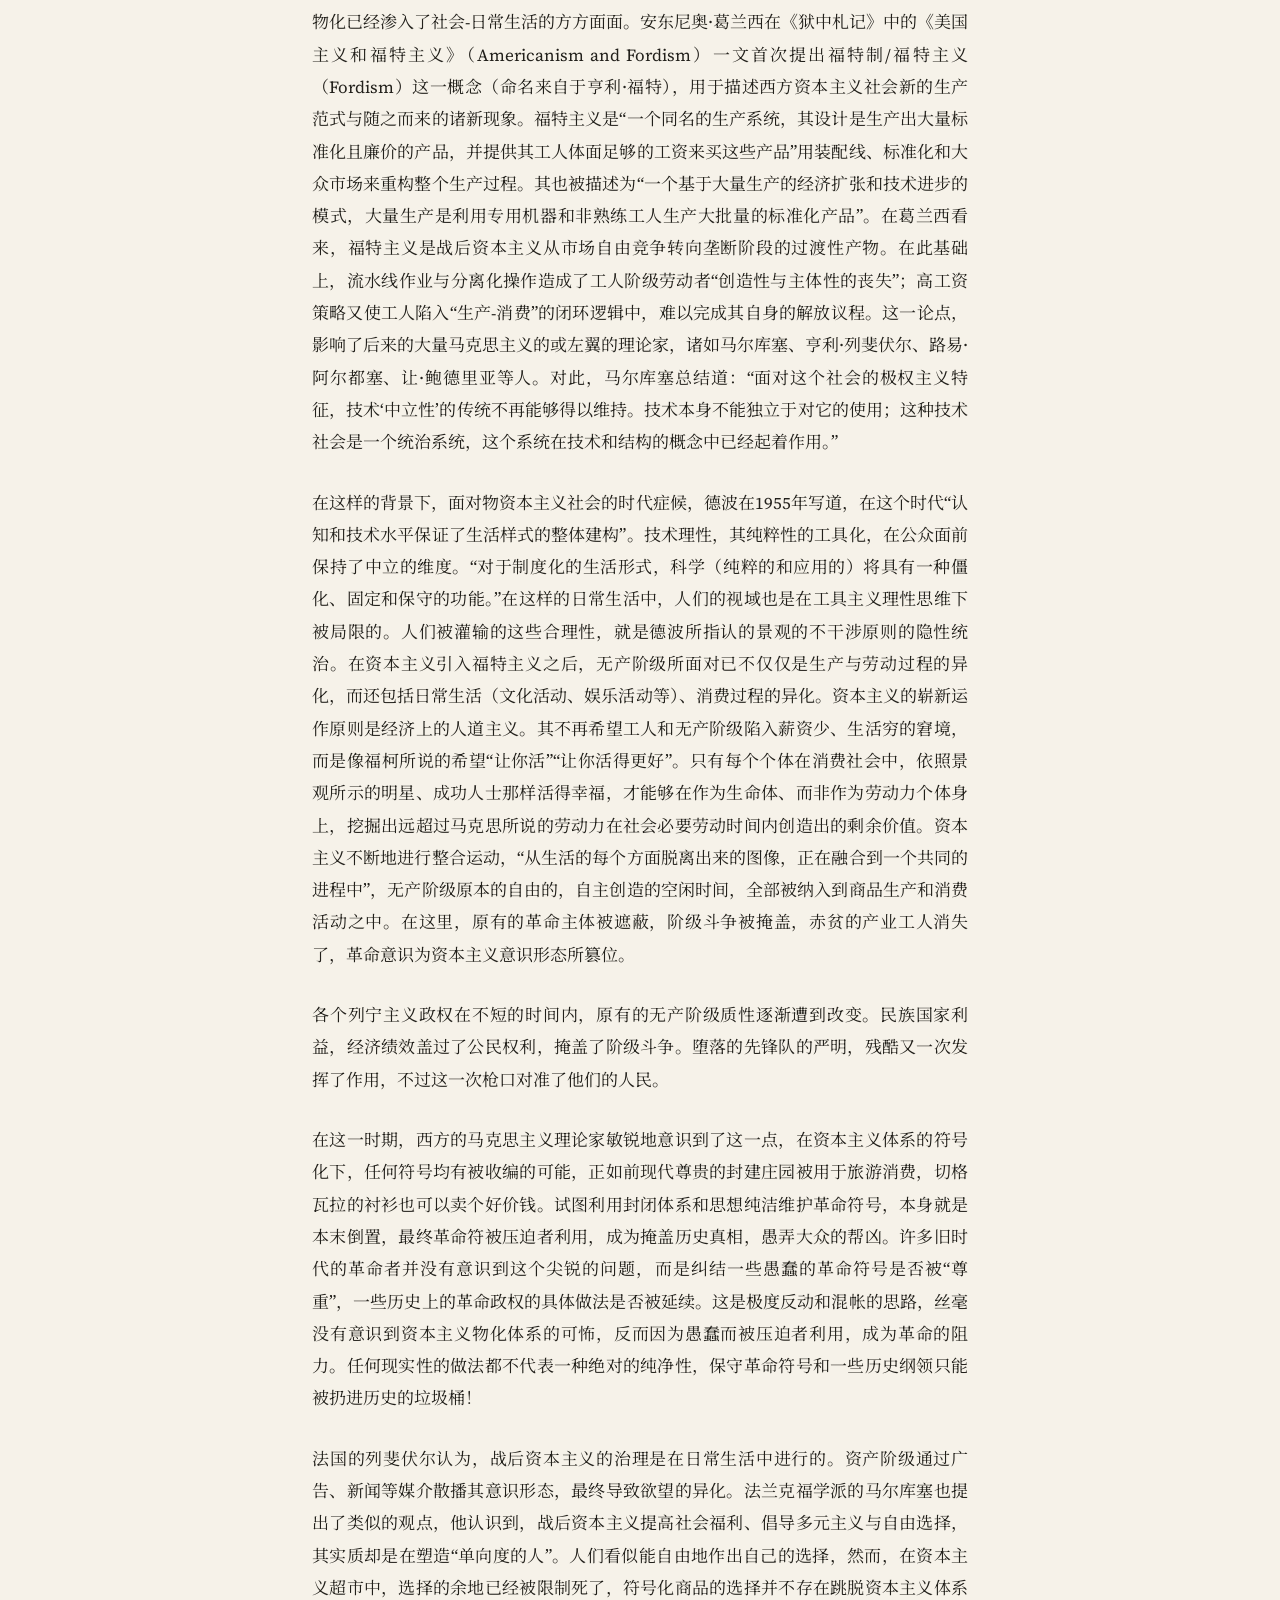
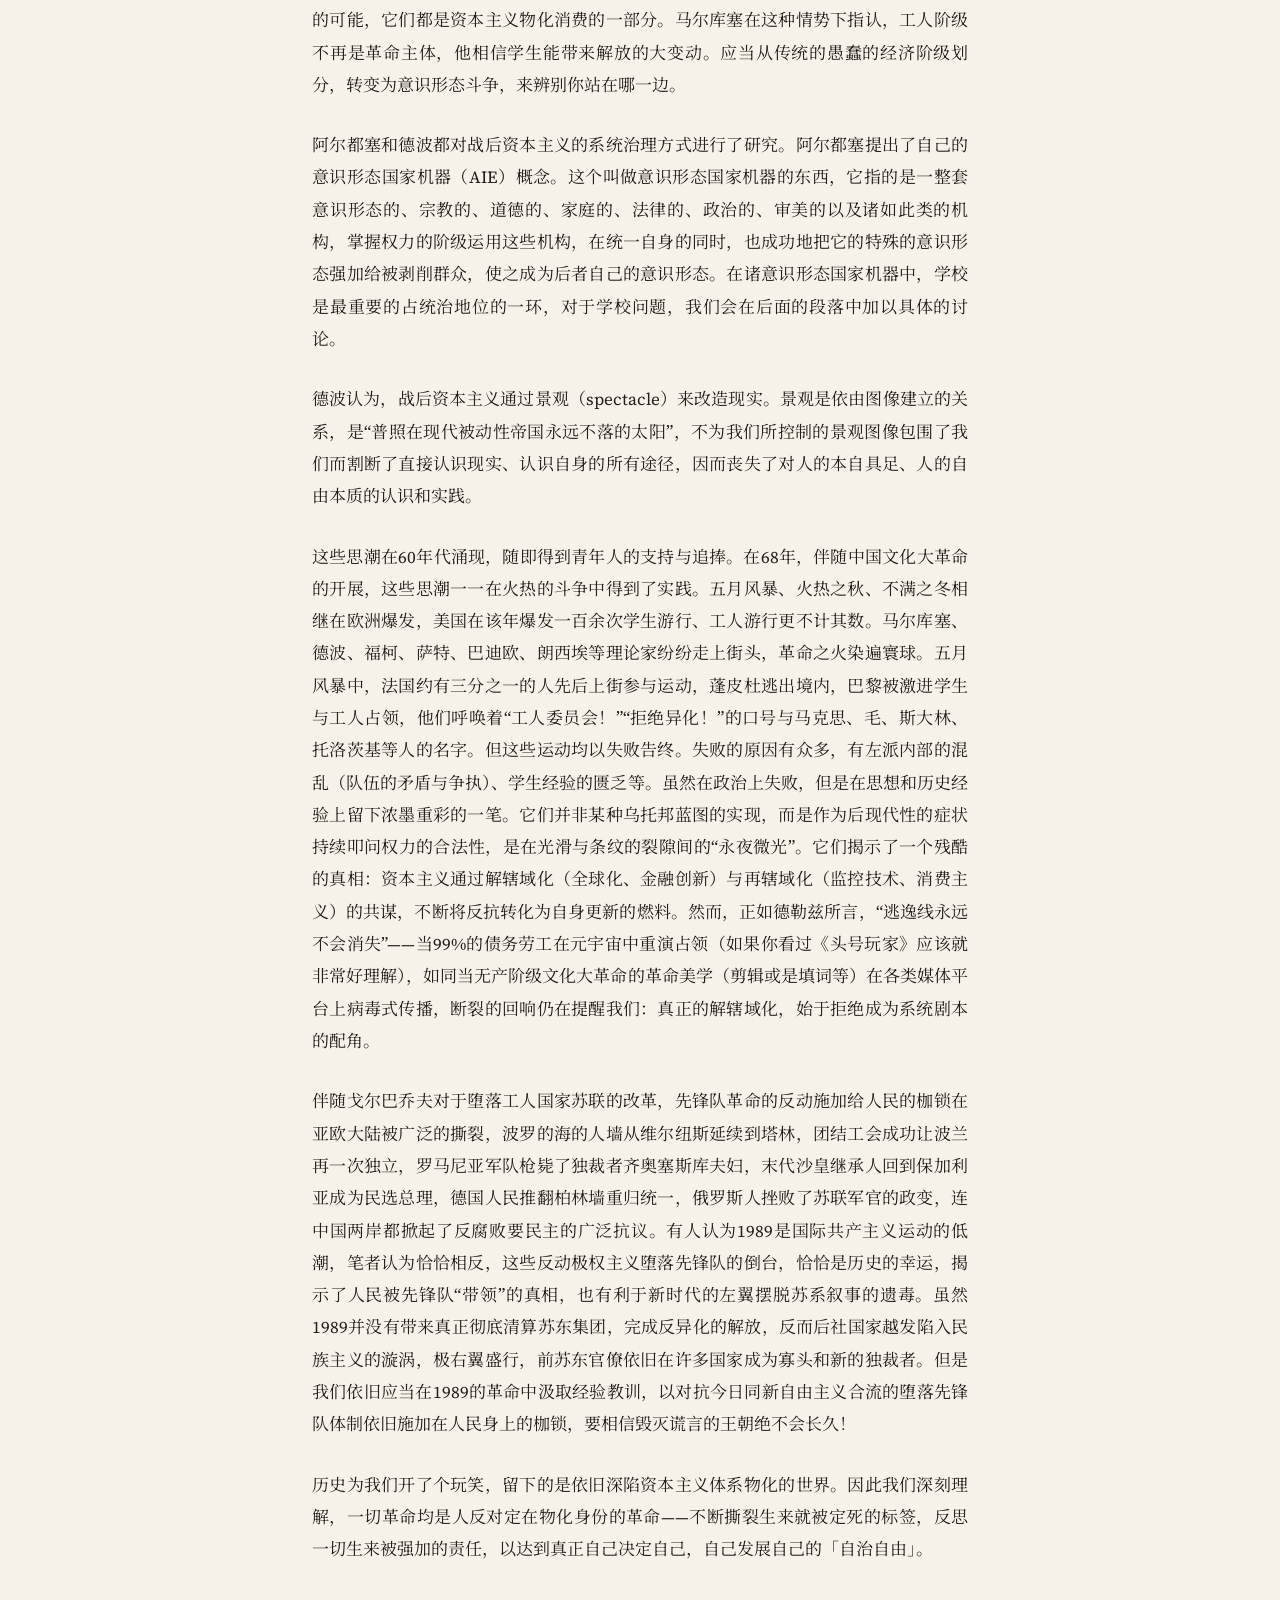
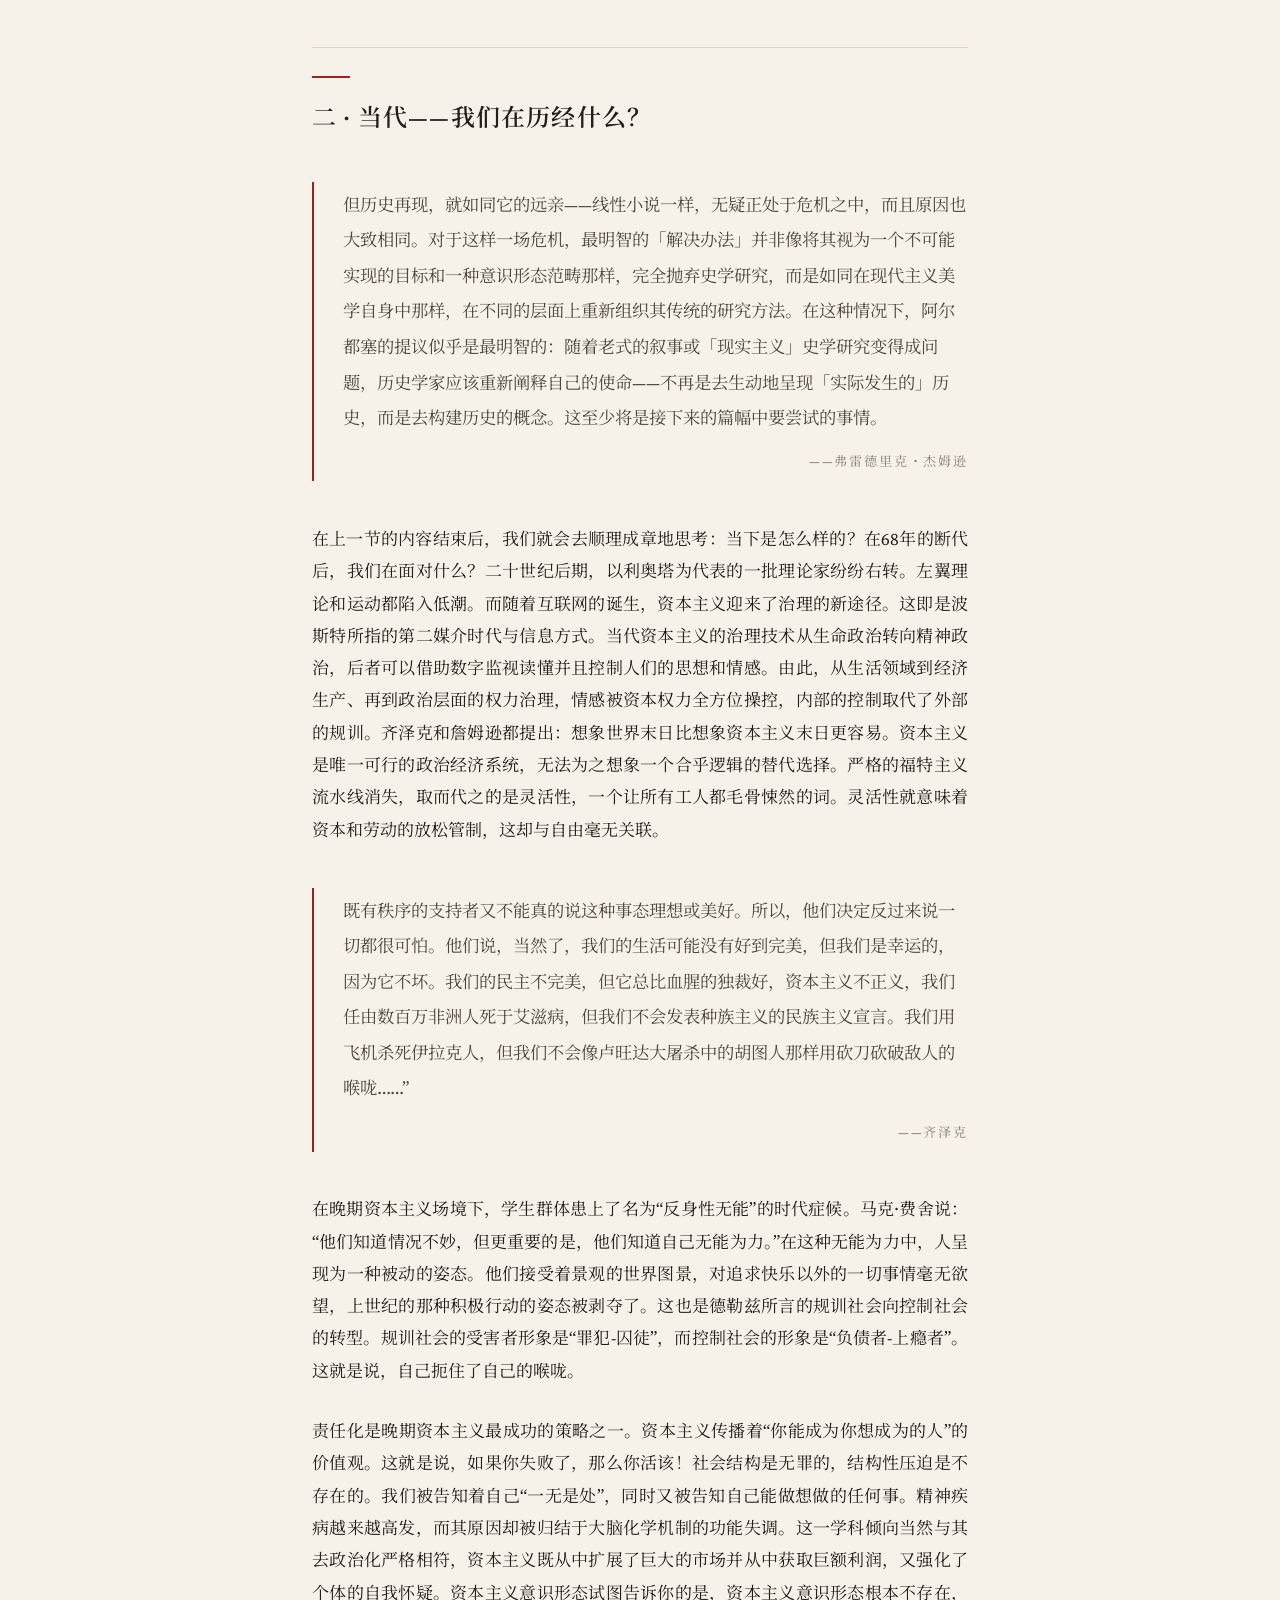
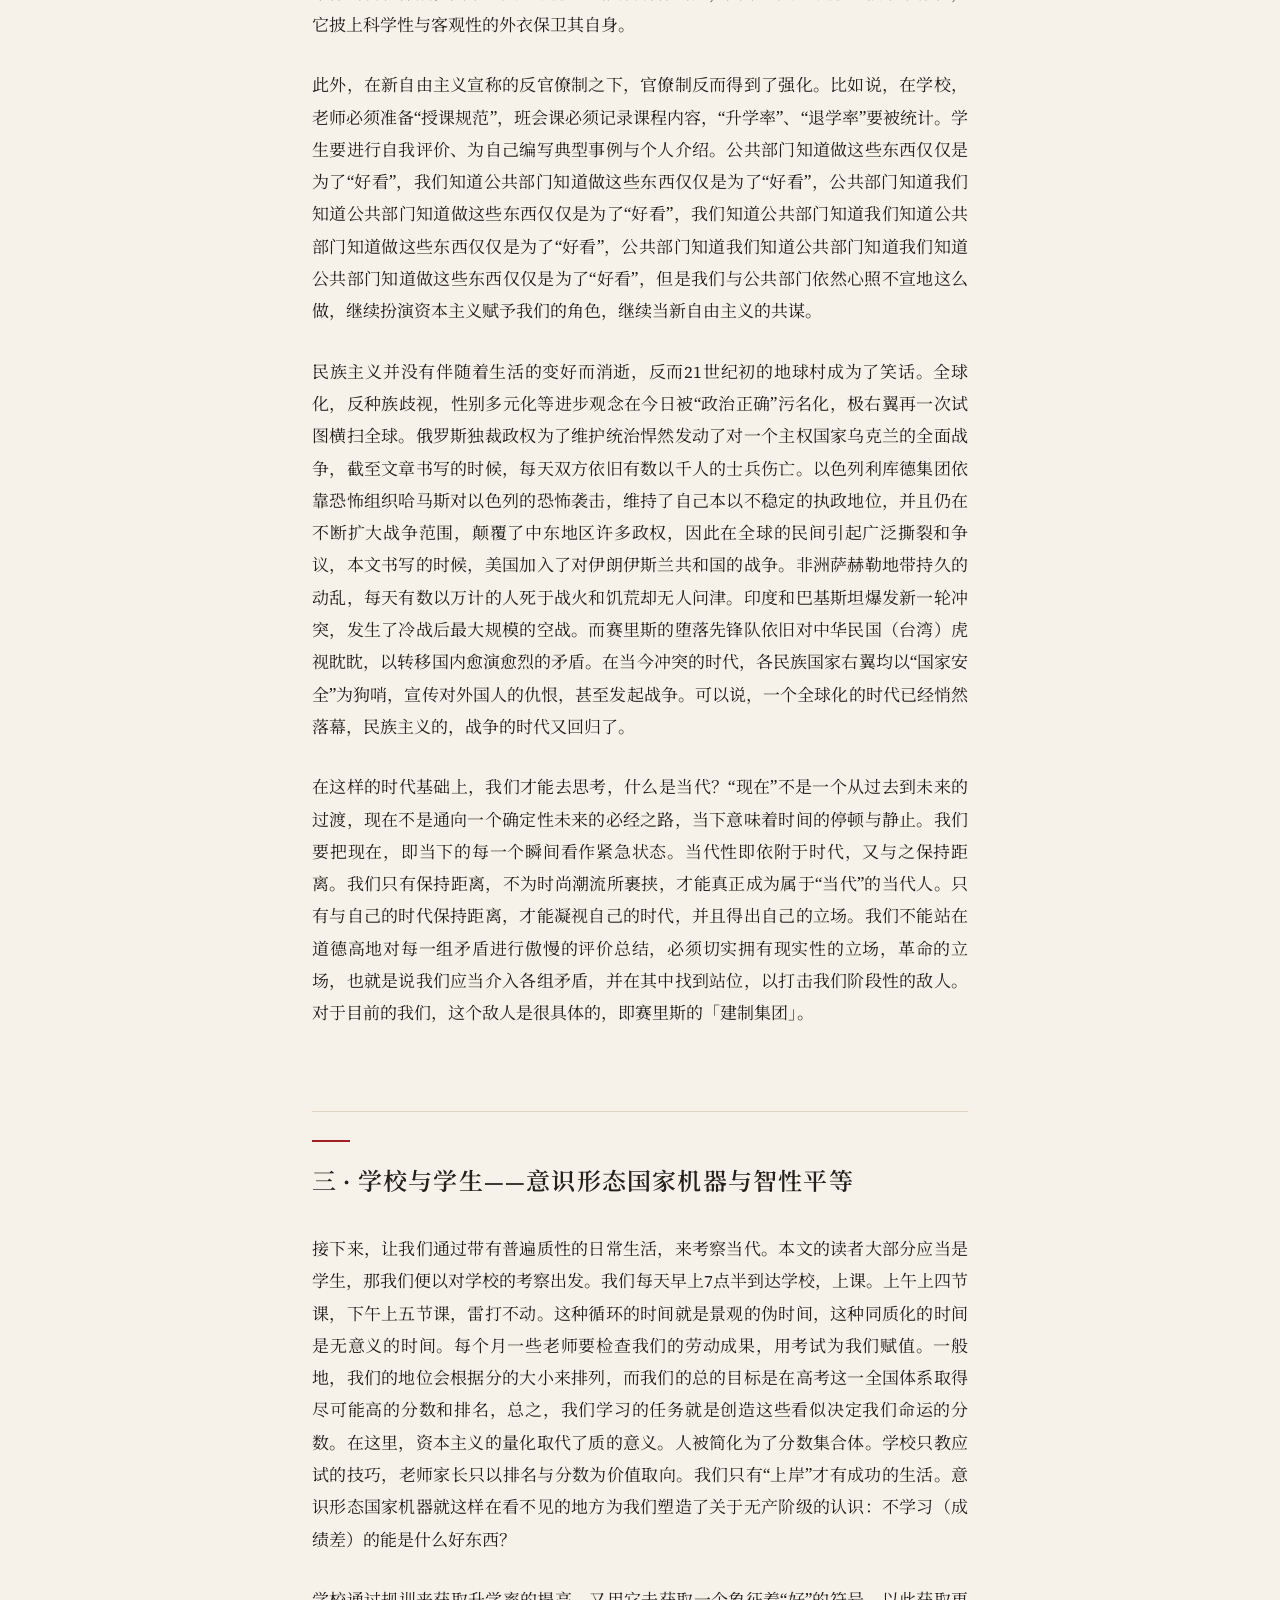
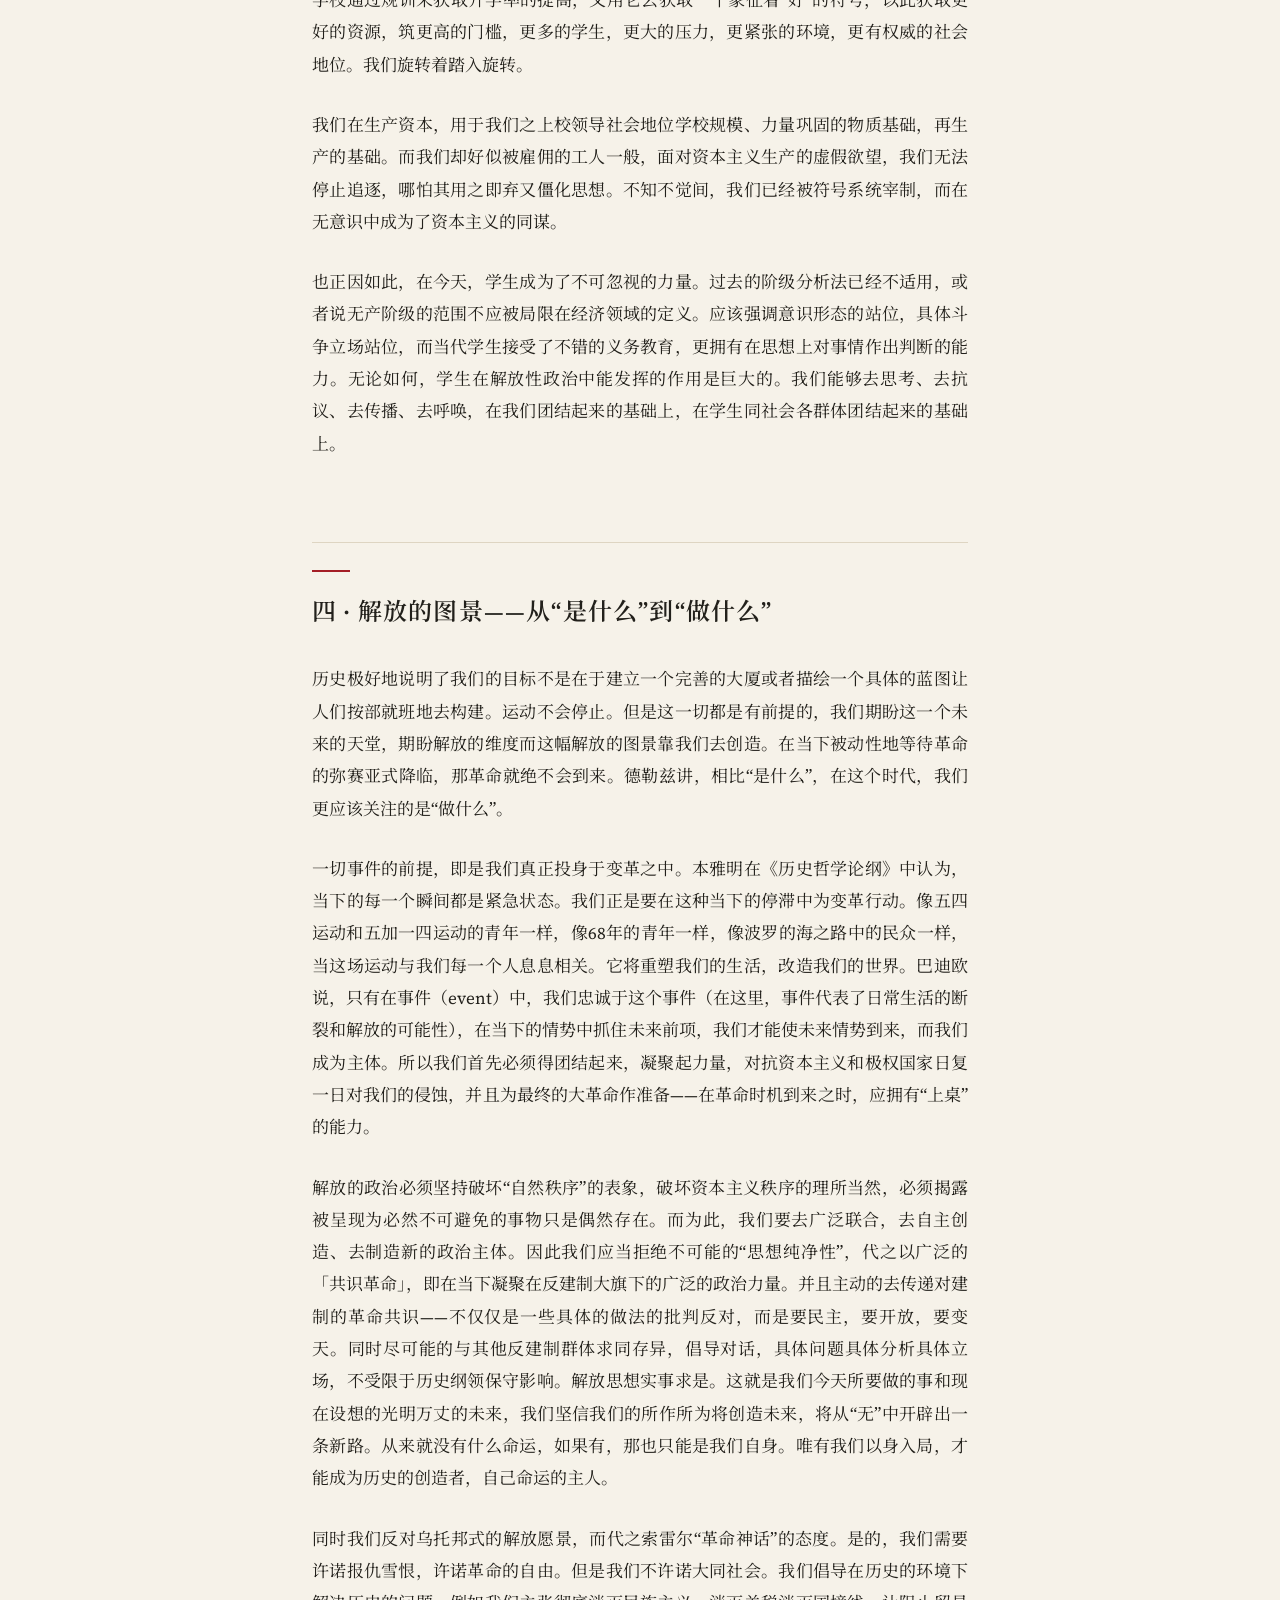
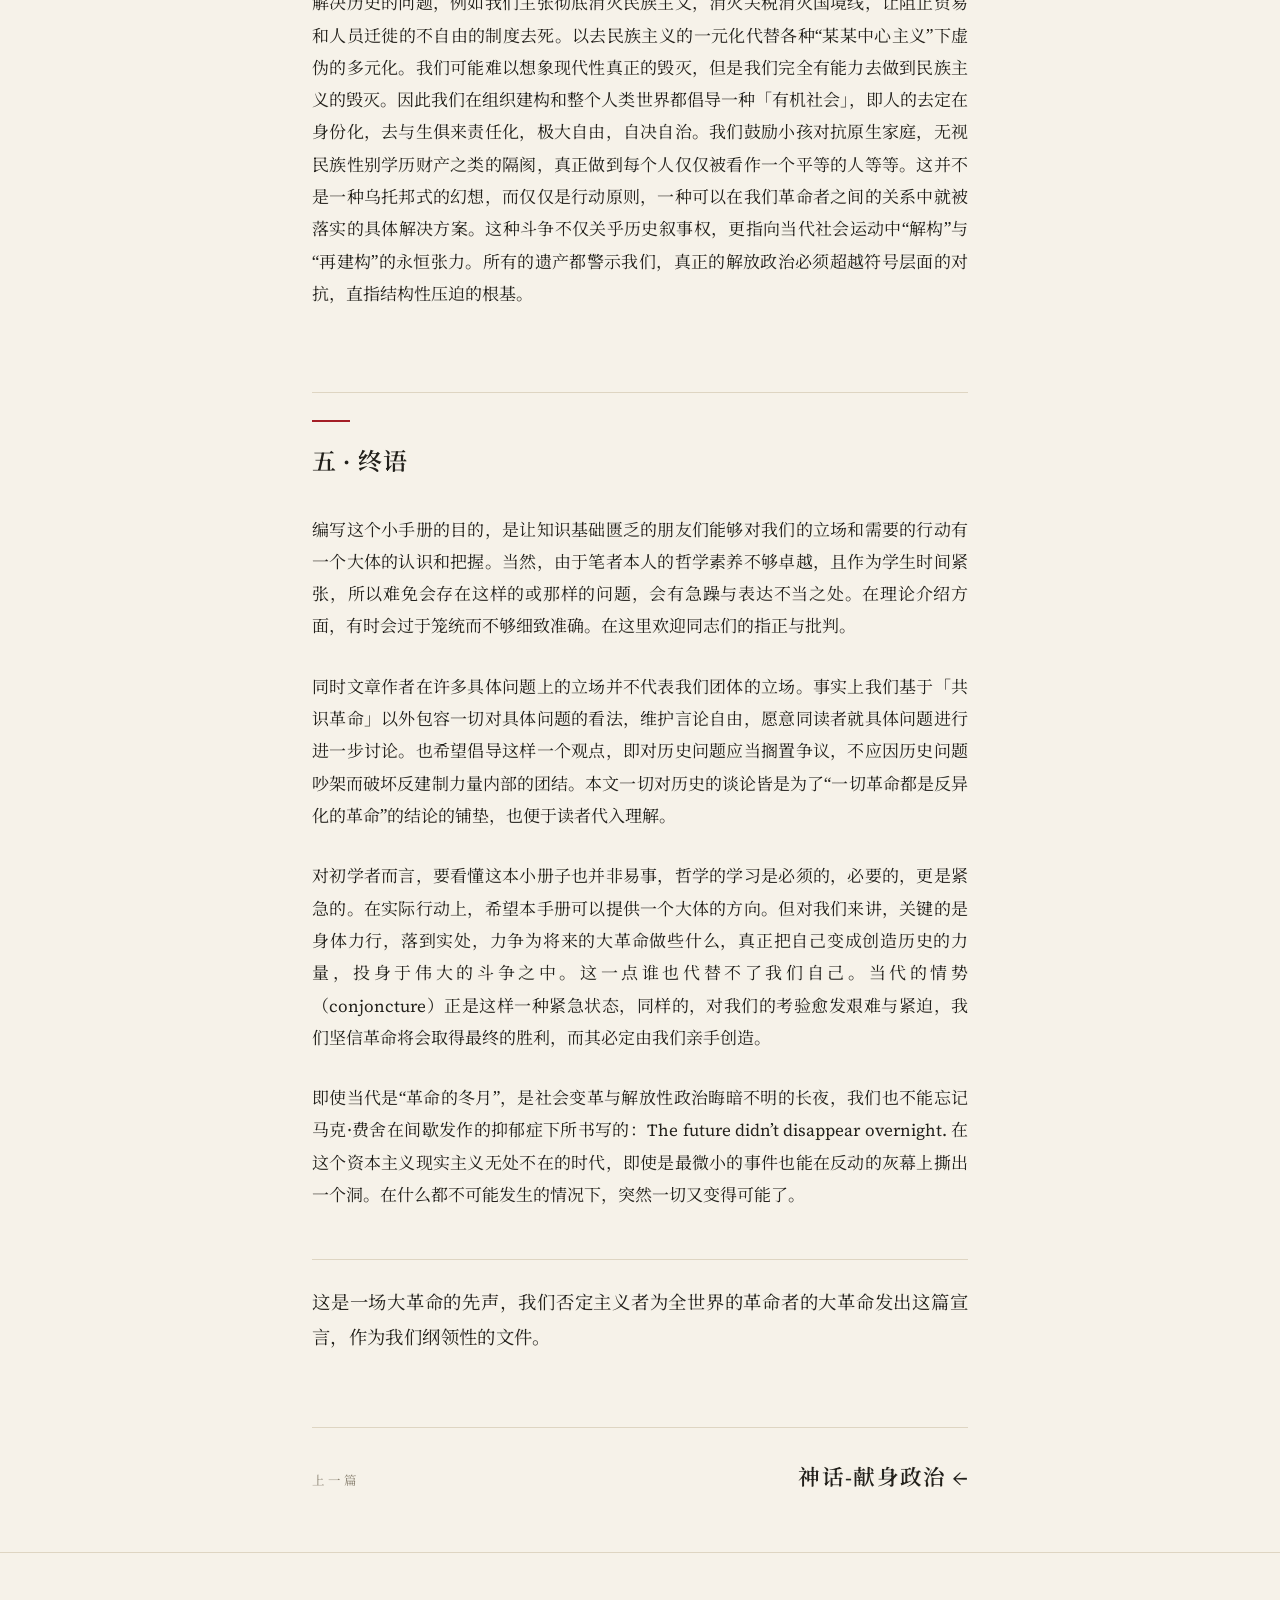
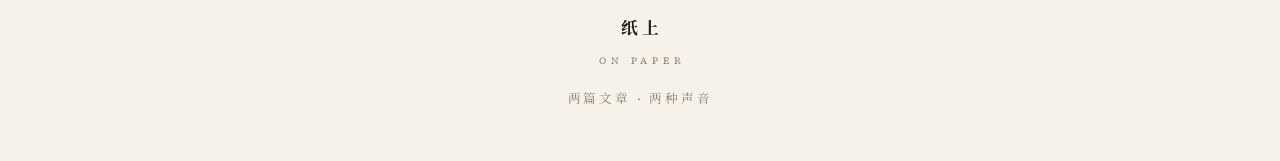
<file: articles/the-harbinger.html>
<!DOCTYPE html>
<html lang="zh-CN">
<head>
<meta charset="UTF-8">
<meta name="viewport" content="width=device-width, initial-scale=1">
<title>先声 — 纸上 ON PAPER</title>
<meta name="description" content="一场大革命的先声。回顾历史，直面当代，从学校出发，走向解放的图景。">
<link rel="preconnect" href="https://fonts.googleapis.com">
    <link rel="preconnect" href="https://fonts.gstatic.com" crossorigin>
    <link href="https://fonts.googleapis.com/css2?family=Noto+Serif+SC:wght@400;500;600;700&family=Source+Serif+4:ital,opsz,wght@0,8..60,400;0,8..60,600;1,8..60,400&display=swap" rel="stylesheet">
<link rel="stylesheet" href="../assets/style.css">

</head>
<body>
<div class="progress" id="progress" aria-hidden="true"></div>
<header class="site-header sticky">
  <div class="header-inner">
    <a class="masthead" href="../index.html">
      <span class="masthead-zh">纸上</span>
      <span class="masthead-en">ON PAPER</span>
    </a>
    <nav class="site-nav"><a href="../index.html">首页</a>
        <a href="myth-devotion-politics.html">神话-献身政治</a>
        <a href="the-harbinger.html" class='active'>先声</a></nav>
  </div>
</header>

<main class="article-wrap">
  <header class="article-header">
    <p class="kicker">宣言 · 纲领性文件</p>
    <h1>先声</h1>
    <p class="dek">为变革而作——这是一场大革命的先声，一份纲领性的文件。</p>
    <div class="meta"><span>体裁 · 宣言</span><span>篇幅 · 约 10,775 字</span><span>阅读 · 约 27 分钟</span></div>
  </header>
  <section class="prose">
<h2>序 · 先声——为变革而作</h2>
<p class="drop">对于历史上的变革者而言，这是一个悲哀的时代。</p>
<p>一切发生过的革命在今天业已终结。在今天，当我们面对革命一词时，它给予我们的是一个朦胧的印象，似乎其已然与我们的生活相去甚远。不知从何时开始，革命被指认为反动，斗争沦为过激，矛盾化为团结，团结变为妥协。上世纪人的激进行动与政治激情在此时此地几近消磨殆尽，代之以人民的政治冷感，斗争与敌人不复存在，代之以新时代的颂歌。最终，人们在对历史和当代的无思中看见了黑夜。</p>
<p>1968年后，属于左翼的历史进入了断代。这些历史的曾经在场无人问津。有学者认为，这一年后，随着西欧革命的全盘失败，国际共运便进入了漫长的冬月。但资本主义却从未停止发展它自身。回看今天，当我们囿于时代症候中，囿于为我们量身定制的铁笼中时，我们便已经被资本主义秩序所宰制。在景观的虚假富足中，我们不能直观的东西——即资本伪中立的治理，依然笼罩在我们头顶。正是因此，在当下，我们才更应该去审视的是，发生了什么。思考如何度过漫长黑夜，重新迎接属于我们的新时代。</p>
<h2>一 · 历史——我们曾历经什么</h2>
<p>18世纪末，欧洲革命风暴来临。此时，普罗大众登上历史舞台。人民冲入巴士底狱，摧毁了封建秩序。他们开始为自己谋求权利，但却作为赤裸生命暴露在资本的剥削下。就在启蒙的理性之光中，资本主义时代，即人被彻底物化的时代，开始了。</p>
<p>在这场大革命中，革命者以坚定的革命行动使自己的革命成为了伟大的革命，但究竟何谓那永恒不变的真理，何谓天赋人权，各派别解释不一。可以肯定的是，资产阶级在无歇止的斗争中得到了锻炼，他们因此得以运用他们的启蒙精神和斗争经验来进行统治。</p>
<p>市民社会就这样诞生了，随之而来的是无产阶级群体的壮大。这一阶级便是其自身的阿克琉斯之踵。资本主义引领了大规模的工业化潮流，在世界范围内掀起生产力变革，但与此同时，无产阶级受到的压迫也与日俱增。无产阶级越是在体系内扩大生产，提升生产效率，就越如同拧自己脖子上的绳索。正如马克思所言，工人阶级生产的自己的贫穷。</p>
<p>资产阶级的市民社会，便在其内部生产出反对自己的力量。在1848大革命的时代，伟大的思想家马克思，继承并超越了自康德以来的德国古典哲学和英法政治经济学，带来了马克思主义。在《关于费尔巴哈的提纲》中，马克思讲，人在其现实性上是一切社会关系的总和。在这里，马克思揭示了人之所以为人是因为处于社会关系性场境内。而在资本主义下，无产阶级陷入一种绝对的贫困。资产阶级，地主阶级，他们依靠自己的社会根基——资本与等级制而生存。而无产阶级不同，他们生存的唯一方式是出卖他们自身。他们劳动创造的“先有”成为了“现有”的统治者。无产阶级在市民社会中拥有的是一种绝对的贫困。他们的活是动物性的活着，是仅作为的生产工具一样而活。因此无产阶级一无所有，他们甚至无法决定自己的身体。但马克思正是在这种绝对的贫困中看见了希望的图式：只有陷入绝对的贫困才能对物化人的世界产生根本的仇恨，才能在复仇的焰火之中带来全新的新世界。这是马克思的辩证法，也是马克思寄予无产者的全部希望。对此，汪民安这样描述道，“一无所有的人恰好在他的彻底的空虚中注满丰富的革命能量。越是财产的空虚，越是精力的充沛；越是财产的空虚，越有解放的潜能；越是空虚，越是有无限的未来，越是能够主宰一切。这是尼采式的积极的虚无主义：将虚无转化为创造。只有彻底虚空的无产者才是彻底的创世者。这种贫困和空虚不是历史的终结，而恰好是历史的开端。”</p>
<p>马克思主义理论初与实践交合便展现了其现实性效力。随着第一国际诞生，阶级斗争理论从发达资本主义的西欧（伦敦，巴黎）传播至沙俄、拉丁美洲，再更远一步传播至极东。无产阶级的阶级意识逐渐被激发，从自发的罢工经济诉求到有组织的政治游行示威，从小市民的经济主义、民粹主义斗争，到有总体原则与行动纲领的斗争，无产阶级有效地发展了其自身。</p>
<p>1871年，巴黎公社作为人类第一个无产阶级政权被建立了。在其建立后，正应了《宣言》中的话，“旧欧洲的一切势力，都联合起来了”。他们视巴黎公社为威胁，对无产阶级进行了围剿。革命者被残害了，巴黎公社被推翻。巴黎公社是无产阶级尝试建立政权的第一个伟大尝试，即使缺乏科学理论与统治经验的指引，但那道著名的巴黎公社社员墙，在历史上留下了永远的痕迹。两个月相较于整个人类历史渺如沧海一粟，但其实践与经历时至今日仍有着重要的影响。</p>
<p>列宁在马克思主义的基础上发展了实践方面的革命理论。这里，值得我们注意的是，列宁将马克思主义分解为马克思主义哲学、马克思主义政治经济学与科学社会主义，这实质上是一种为适应当时具体社会环境的策略，这也是列宁本人为我们总结出的“具体问题具体分析”。</p>
<p>列宁主张，工人阶级必须把握国家政权才可以建立无产阶级的专政，才能维护无产阶级的利益。他在帝国主义时代将马克思的理论投入现实，从阶级斗争出发，分析了帝国主义背景下的共产社会主义革命，这使他不仅发现了帝国主义的腐朽性，寄生性，发现帝国主义的软弱一环，更发明了先锋队的革命主体作用。列宁认为，当下的总任务即建立无产阶级的紧密革命政党，以此展开夺权。先锋队式的紧密和纪律在今日仍有借鉴意义，但是更值得我们反思的是，一个自上而下构建，意识形态高度统一的组织，如何保证思想的自由，革命的目的纯洁，而不是革命后成为极权主义新的温床，成为权力狂密室政治的游乐园，雅各宾是精神不是政策。同时面对信息化时代的极权主义国家全方面监控，如何保证不被连根拔起，在革命的前夜就遗憾落幕。可以说对列宁主义的批判反思继承，是当代左翼重要的课题。</p>
<p>未如马克思所预料，一百年间，资本主义发生了翻天覆地的变化。第二次世界大战之后，西方资本主义经济飞速发展，业已进入一个新的阶段。列斐伏尔指出，资本主义的物化已经渗入了社会-日常生活的方方面面。安东尼奥·葛兰西在《狱中札记》中的《美国主义和福特主义》（Americanism and Fordism）一文首次提出福特制/福特主义（Fordism）这一概念（命名来自于亨利·福特），用于描述西方资本主义社会新的生产范式与随之而来的诸新现象。福特主义是“一个同名的生产系统，其设计是生产出大量标准化且廉价的产品，并提供其工人体面足够的工资来买这些产品”用装配线、标准化和大众市场来重构整个生产过程。其也被描述为“一个基于大量生产的经济扩张和技术进步的模式，大量生产是利用专用机器和非熟练工人生产大批量的标准化产品”。在葛兰西看来，福特主义是战后资本主义从市场自由竞争转向垄断阶段的过渡性产物。在此基础上，流水线作业与分离化操作造成了工人阶级劳动者“创造性与主体性的丧失”；高工资策略又使工人陷入“生产-消费”的闭环逻辑中，难以完成其自身的解放议程。这一论点，影响了后来的大量马克思主义的或左翼的理论家，诸如马尔库塞、亨利·列斐伏尔、路易·阿尔都塞、让·鲍德里亚等人。对此，马尔库塞总结道：“面对这个社会的极权主义特征，技术‘中立性’的传统不再能够得以维持。技术本身不能独立于对它的使用；这种技术社会是一个统治系统，这个系统在技术和结构的概念中已经起着作用。”</p>
<p>在这样的背景下，面对物资本主义社会的时代症候，德波在1955年写道，在这个时代“认知和技术水平保证了生活样式的整体建构”。技术理性，其纯粹性的工具化，在公众面前保持了中立的维度。“对于制度化的生活形式，科学（纯粹的和应用的）将具有一种僵化、固定和保守的功能。”在这样的日常生活中，人们的视域也是在工具主义理性思维下被局限的。人们被灌输的这些合理性，就是德波所指认的景观的不干涉原则的隐性统治。在资本主义引入福特主义之后，无产阶级所面对已不仅仅是生产与劳动过程的异化，而还包括日常生活（文化活动、娱乐活动等）、消费过程的异化。资本主义的崭新运作原则是经济上的人道主义。其不再希望工人和无产阶级陷入薪资少、生活穷的窘境，而是像福柯所说的希望“让你活”“让你活得更好”。只有每个个体在消费社会中，依照景观所示的明星、成功人士那样活得幸福，才能够在作为生命体、而非作为劳动力个体身上，挖掘出远超过马克思所说的劳动力在社会必要劳动时间内创造出的剩余价值。资本主义不断地进行整合运动，“从生活的每个方面脱离出来的图像，正在融合到一个共同的进程中”，无产阶级原本的自由的，自主创造的空闲时间，全部被纳入到商品生产和消费活动之中。在这里，原有的革命主体被遮蔽，阶级斗争被掩盖，赤贫的产业工人消失了，革命意识为资本主义意识形态所篡位。</p>
<p>各个列宁主义政权在不短的时间内，原有的无产阶级质性逐渐遭到改变。民族国家利益，经济绩效盖过了公民权利，掩盖了阶级斗争。堕落的先锋队的严明，残酷又一次发挥了作用，不过这一次枪口对准了他们的人民。</p>
<p>在这一时期，西方的马克思主义理论家敏锐地意识到了这一点，在资本主义体系的符号化下，任何符号均有被收编的可能，正如前现代尊贵的封建庄园被用于旅游消费，切格瓦拉的衬衫也可以卖个好价钱。试图利用封闭体系和思想纯洁维护革命符号，本身就是本末倒置，最终革命符被压迫者利用，成为掩盖历史真相，愚弄大众的帮凶。许多旧时代的革命者并没有意识到这个尖锐的问题，而是纠结一些愚蠢的革命符号是否被“尊重”，一些历史上的革命政权的具体做法是否被延续。这是极度反动和混帐的思路，丝毫没有意识到资本主义物化体系的可怖，反而因为愚蠢而被压迫者利用，成为革命的阻力。任何现实性的做法都不代表一种绝对的纯净性，保守革命符号和一些历史纲领只能被扔进历史的垃圾桶！</p>
<p>法国的列斐伏尔认为，战后资本主义的治理是在日常生活中进行的。资产阶级通过广告、新闻等媒介散播其意识形态，最终导致欲望的异化。法兰克福学派的马尔库塞也提出了类似的观点，他认识到，战后资本主义提高社会福利、倡导多元主义与自由选择，其实质却是在塑造“单向度的人”。人们看似能自由地作出自己的选择，然而，在资本主义超市中，选择的余地已经被限制死了，符号化商品的选择并不存在跳脱资本主义体系的可能，它们都是资本主义物化消费的一部分。马尔库塞在这种情势下指认，工人阶级不再是革命主体，他相信学生能带来解放的大变动。应当从传统的愚蠢的经济阶级划分，转变为意识形态斗争，来辨别你站在哪一边。</p>
<p>阿尔都塞和德波都对战后资本主义的系统治理方式进行了研究。阿尔都塞提出了自己的意识形态国家机器（AIE）概念。这个叫做意识形态国家机器的东西，它指的是一整套意识形态的、宗教的、道德的、家庭的、法律的、政治的、审美的以及诸如此类的机构，掌握权力的阶级运用这些机构，在统一自身的同时，也成功地把它的特殊的意识形态强加给被剥削群众，使之成为后者自己的意识形态。在诸意识形态国家机器中，学校是最重要的占统治地位的一环，对于学校问题，我们会在后面的段落中加以具体的讨论。</p>
<p>德波认为，战后资本主义通过景观（spectacle）来改造现实。景观是依由图像建立的关系，是“普照在现代被动性帝国永远不落的太阳”，不为我们所控制的景观图像包围了我们而割断了直接认识现实、认识自身的所有途径，因而丧失了对人的本自具足、人的自由本质的认识和实践。</p>
<p>这些思潮在60年代涌现，随即得到青年人的支持与追捧。在68年，伴随中国文化大革命的开展，这些思潮一一在火热的斗争中得到了实践。五月风暴、火热之秋、不满之冬相继在欧洲爆发，美国在该年爆发一百余次学生游行、工人游行更不计其数。马尔库塞、德波、福柯、萨特、巴迪欧、朗西埃等理论家纷纷走上街头，革命之火染遍寰球。五月风暴中，法国约有三分之一的人先后上街参与运动，蓬皮杜逃出境内，巴黎被激进学生与工人占领，他们呼唤着“工人委员会！”“拒绝异化！”的口号与马克思、毛、斯大林、托洛茨基等人的名字。但这些运动均以失败告终。失败的原因有众多，有左派内部的混乱（队伍的矛盾与争执）、学生经验的匮乏等。虽然在政治上失败，但是在思想和历史经验上留下浓墨重彩的一笔。它们并非某种乌托邦蓝图的实现，而是作为后现代性的症状持续叩问权力的合法性，是在光滑与条纹的裂隙间的“永夜微光”。它们揭示了一个残酷的真相：资本主义通过解辖域化（全球化、金融创新）与再辖域化（监控技术、消费主义）的共谋，不断将反抗转化为自身更新的燃料。然而，正如德勒兹所言，“逃逸线永远不会消失”——当99%的债务劳工在元宇宙中重演占领（如果你看过《头号玩家》应该就非常好理解），如同当无产阶级文化大革命的革命美学（剪辑或是填词等）在各类媒体平台上病毒式传播，断裂的回响仍在提醒我们：真正的解辖域化，始于拒绝成为系统剧本的配角。</p>
<p>伴随戈尔巴乔夫对于堕落工人国家苏联的改革，先锋队革命的反动施加给人民的枷锁在亚欧大陆被广泛的撕裂，波罗的海的人墙从维尔纽斯延续到塔林，团结工会成功让波兰再一次独立，罗马尼亚军队枪毙了独裁者齐奥塞斯库夫妇，末代沙皇继承人回到保加利亚成为民选总理，德国人民推翻柏林墙重归统一，俄罗斯人挫败了苏联军官的政变，连中国两岸都掀起了反腐败要民主的广泛抗议。有人认为1989是国际共产主义运动的低潮，笔者认为恰恰相反，这些反动极权主义堕落先锋队的倒台，恰恰是历史的幸运，揭示了人民被先锋队“带领”的真相，也有利于新时代的左翼摆脱苏系叙事的遗毒。虽然1989并没有带来真正彻底清算苏东集团，完成反异化的解放，反而后社国家越发陷入民族主义的漩涡，极右翼盛行，前苏东官僚依旧在许多国家成为寡头和新的独裁者。但是我们依旧应当在1989的革命中汲取经验教训，以对抗今日同新自由主义合流的堕落先锋队体制依旧施加在人民身上的枷锁，要相信毁灭谎言的王朝绝不会长久！</p>
<p>历史为我们开了个玩笑，留下的是依旧深陷资本主义体系物化的世界。因此我们深刻理解，一切革命均是人反对定在物化身份的革命——不断撕裂生来就被定死的标签，反思一切生来被强加的责任，以达到真正自己决定自己，自己发展自己的「自治自由」。</p>
<h2>二 · 当代——我们在历经什么？</h2>
<blockquote><p>但历史再现，就如同它的远亲——线性小说一样，无疑正处于危机之中，而且原因也大致相同。对于这样一场危机，最明智的「解决办法」并非像将其视为一个不可能实现的目标和一种意识形态范畴那样，完全抛弃史学研究，而是如同在现代主义美学自身中那样，在不同的层面上重新组织其传统的研究方法。在这种情况下，阿尔都塞的提议似乎是最明智的：随着老式的叙事或「现实主义」史学研究变得成问题，历史学家应该重新阐释自己的使命——不再是去生动地呈现「实际发生的」历史，而是去构建历史的概念。这至少将是接下来的篇幅中要尝试的事情。</p><cite>——弗雷德里克・杰姆逊</cite></blockquote>
<p>在上一节的内容结束后，我们就会去顺理成章地思考：当下是怎么样的？在68年的断代后，我们在面对什么？二十世纪后期，以利奥塔为代表的一批理论家纷纷右转。左翼理论和运动都陷入低潮。而随着互联网的诞生，资本主义迎来了治理的新途径。这即是波斯特所指的第二媒介时代与信息方式。当代资本主义的治理技术从生命政治转向精神政治，后者可以借助数字监视读懂并且控制人们的思想和情感。由此，从生活领域到经济生产、再到政治层面的权力治理，情感被资本权力全方位操控，内部的控制取代了外部的规训。齐泽克和詹姆逊都提出：想象世界末日比想象资本主义末日更容易。资本主义是唯一可行的政治经济系统，无法为之想象一个合乎逻辑的替代选择。严格的福特主义流水线消失，取而代之的是灵活性，一个让所有工人都毛骨悚然的词。灵活性就意味着资本和劳动的放松管制，这却与自由毫无关联。</p>
<blockquote><p>既有秩序的支持者又不能真的说这种事态理想或美好。所以，他们决定反过来说一切都很可怕。他们说，当然了，我们的生活可能没有好到完美，但我们是幸运的，因为它不坏。我们的民主不完美，但它总比血腥的独裁好，资本主义不正义，我们任由数百万非洲人死于艾滋病，但我们不会发表种族主义的民族主义宣言。我们用飞机杀死伊拉克人，但我们不会像卢旺达大屠杀中的胡图人那样用砍刀砍破敌人的喉咙……”</p><cite>——齐泽克</cite></blockquote>
<p>在晚期资本主义场境下，学生群体患上了名为“反身性无能”的时代症候。马克·费舍说：“他们知道情况不妙，但更重要的是，他们知道自己无能为力。”在这种无能为力中，人呈现为一种被动的姿态。他们接受着景观的世界图景，对追求快乐以外的一切事情毫无欲望，上世纪的那种积极行动的姿态被剥夺了。这也是德勒兹所言的规训社会向控制社会的转型。规训社会的受害者形象是“罪犯-囚徒”，而控制社会的形象是“负债者-上瘾者”。这就是说，自己扼住了自己的喉咙。</p>
<p>责任化是晚期资本主义最成功的策略之一。资本主义传播着“你能成为你想成为的人”的价值观。这就是说，如果你失败了，那么你活该！社会结构是无罪的，结构性压迫是不存在的。我们被告知着自己“一无是处”，同时又被告知自己能做想做的任何事。精神疾病越来越高发，而其原因却被归结于大脑化学机制的功能失调。这一学科倾向当然与其去政治化严格相符，资本主义既从中扩展了巨大的市场并从中获取巨额利润，又强化了个体的自我怀疑。资本主义意识形态试图告诉你的是，资本主义意识形态根本不存在，它披上科学性与客观性的外衣保卫其自身。</p>
<p>此外，在新自由主义宣称的反官僚制之下，官僚制反而得到了强化。比如说，在学校，老师必须准备“授课规范”，班会课必须记录课程内容，“升学率”、“退学率”要被统计。学生要进行自我评价、为自己编写典型事例与个人介绍。公共部门知道做这些东西仅仅是为了“好看”，我们知道公共部门知道做这些东西仅仅是为了“好看”，公共部门知道我们知道公共部门知道做这些东西仅仅是为了“好看”，我们知道公共部门知道我们知道公共部门知道做这些东西仅仅是为了“好看”，公共部门知道我们知道公共部门知道我们知道公共部门知道做这些东西仅仅是为了“好看”，但是我们与公共部门依然心照不宣地这么做，继续扮演资本主义赋予我们的角色，继续当新自由主义的共谋。</p>
<p>民族主义并没有伴随着生活的变好而消逝，反而21世纪初的地球村成为了笑话。全球化，反种族歧视，性别多元化等进步观念在今日被“政治正确”污名化，极右翼再一次试图横扫全球。俄罗斯独裁政权为了维护统治悍然发动了对一个主权国家乌克兰的全面战争，截至文章书写的时候，每天双方依旧有数以千人的士兵伤亡。以色列利库德集团依靠恐怖组织哈马斯对以色列的恐怖袭击，维持了自己本以不稳定的执政地位，并且仍在不断扩大战争范围，颠覆了中东地区许多政权，因此在全球的民间引起广泛撕裂和争议，本文书写的时候，美国加入了对伊朗伊斯兰共和国的战争。非洲萨赫勒地带持久的动乱，每天有数以万计的人死于战火和饥荒却无人问津。印度和巴基斯坦爆发新一轮冲突，发生了冷战后最大规模的空战。而赛里斯的堕落先锋队依旧对中华民国（台湾）虎视眈眈，以转移国内愈演愈烈的矛盾。在当今冲突的时代，各民族国家右翼均以“国家安全”为狗哨，宣传对外国人的仇恨，甚至发起战争。可以说，一个全球化的时代已经悄然落幕，民族主义的，战争的时代又回归了。</p>
<p>在这样的时代基础上，我们才能去思考，什么是当代？“现在”不是一个从过去到未来的过渡，现在不是通向一个确定性未来的必经之路，当下意味着时间的停顿与静止。我们要把现在，即当下的每一个瞬间看作紧急状态。当代性即依附于时代，又与之保持距离。我们只有保持距离，不为时尚潮流所裹挟，才能真正成为属于“当代”的当代人。只有与自己的时代保持距离，才能凝视自己的时代，并且得出自己的立场。我们不能站在道德高地对每一组矛盾进行傲慢的评价总结，必须切实拥有现实性的立场，革命的立场，也就是说我们应当介入各组矛盾，并在其中找到站位，以打击我们阶段性的敌人。对于目前的我们，这个敌人是很具体的，即赛里斯的「建制集团」。</p>
<h2>三 · 学校与学生——意识形态国家机器与智性平等</h2>
<p>接下来，让我们通过带有普遍质性的日常生活，来考察当代。本文的读者大部分应当是学生，那我们便以对学校的考察出发。我们每天早上7点半到达学校，上课。上午上四节课，下午上五节课，雷打不动。这种循环的时间就是景观的伪时间，这种同质化的时间是无意义的时间。每个月一些老师要检查我们的劳动成果，用考试为我们赋值。一般地，我们的地位会根据分的大小来排列，而我们的总的目标是在高考这一全国体系取得尽可能高的分数和排名，总之，我们学习的任务就是创造这些看似决定我们命运的分数。在这里，资本主义的量化取代了质的意义。人被简化为了分数集合体。学校只教应试的技巧，老师家长只以排名与分数为价值取向。我们只有“上岸”才有成功的生活。意识形态国家机器就这样在看不见的地方为我们塑造了关于无产阶级的认识：不学习（成绩差）的能是什么好东西？</p>
<p>学校通过规训来获取升学率的提高，又用它去获取一个象征着“好”的符号，以此获取更好的资源，筑更高的门槛，更多的学生，更大的压力，更紧张的环境，更有权威的社会地位。我们旋转着踏入旋转。</p>
<p>我们在生产资本，用于我们之上校领导社会地位学校规模、力量巩固的物质基础，再生产的基础。而我们却好似被雇佣的工人一般，面对资本主义生产的虚假欲望，我们无法停止追逐，哪怕其用之即弃又僵化思想。不知不觉间，我们已经被符号系统宰制，而在无意识中成为了资本主义的同谋。</p>
<p>也正因如此，在今天，学生成为了不可忽视的力量。过去的阶级分析法已经不适用，或者说无产阶级的范围不应被局限在经济领域的定义。应该强调意识形态的站位，具体斗争立场站位，而当代学生接受了不错的义务教育，更拥有在思想上对事情作出判断的能力。无论如何，学生在解放性政治中能发挥的作用是巨大的。我们能够去思考、去抗议、去传播、去呼唤，在我们团结起来的基础上，在学生同社会各群体团结起来的基础上。</p>
<h2>四 · 解放的图景——从“是什么”到“做什么”</h2>
<p>历史极好地说明了我们的目标不是在于建立一个完善的大厦或者描绘一个具体的蓝图让人们按部就班地去构建。运动不会停止。但是这一切都是有前提的，我们期盼这一个未来的天堂，期盼解放的维度而这幅解放的图景靠我们去创造。在当下被动性地等待革命的弥赛亚式降临，那革命就绝不会到来。德勒兹讲，相比“是什么”，在这个时代，我们更应该关注的是“做什么”。</p>
<p>一切事件的前提，即是我们真正投身于变革之中。本雅明在《历史哲学论纲》中认为，当下的每一个瞬间都是紧急状态。我们正是要在这种当下的停滞中为变革行动。像五四运动和五加一四运动的青年一样，像68年的青年一样，像波罗的海之路中的民众一样，当这场运动与我们每一个人息息相关。它将重塑我们的生活，改造我们的世界。巴迪欧说，只有在事件（event）中，我们忠诚于这个事件（在这里，事件代表了日常生活的断裂和解放的可能性），在当下的情势中抓住未来前项，我们才能使未来情势到来，而我们成为主体。所以我们首先必须得团结起来，凝聚起力量，对抗资本主义和极权国家日复一日对我们的侵蚀，并且为最终的大革命作准备——在革命时机到来之时，应拥有“上桌”的能力。</p>
<p>解放的政治必须坚持破坏“自然秩序”的表象，破坏资本主义秩序的理所当然，必须揭露被呈现为必然不可避免的事物只是偶然存在。而为此，我们要去广泛联合，去自主创造、去制造新的政治主体。因此我们应当拒绝不可能的“思想纯净性”，代之以广泛的「共识革命」，即在当下凝聚在反建制大旗下的广泛的政治力量。并且主动的去传递对建制的革命共识——不仅仅是一些具体的做法的批判反对，而是要民主，要开放，要变天。同时尽可能的与其他反建制群体求同存异，倡导对话，具体问题具体分析具体立场，不受限于历史纲领保守影响。解放思想实事求是。这就是我们今天所要做的事和现在设想的光明万丈的未来，我们坚信我们的所作所为将创造未来，将从“无”中开辟出一条新路。从来就没有什么命运，如果有，那也只能是我们自身。唯有我们以身入局，才能成为历史的创造者，自己命运的主人。</p>
<p>同时我们反对乌托邦式的解放愿景，而代之索雷尔“革命神话”的态度。是的，我们需要许诺报仇雪恨，许诺革命的自由。但是我们不许诺大同社会。我们倡导在历史的环境下解决历史的问题，例如我们主张彻底消灭民族主义，消灭关税消灭国境线，让阻止贸易和人员迁徙的不自由的制度去死。以去民族主义的一元化代替各种“某某中心主义”下虚伪的多元化。我们可能难以想象现代性真正的毁灭，但是我们完全有能力去做到民族主义的毁灭。因此我们在组织建构和整个人类世界都倡导一种「有机社会」，即人的去定在身份化，去与生俱来责任化，极大自由，自决自治。我们鼓励小孩对抗原生家庭，无视民族性别学历财产之类的隔阂，真正做到每个人仅仅被看作一个平等的人等等。这并不是一种乌托邦式的幻想，而仅仅是行动原则，一种可以在我们革命者之间的关系中就被落实的具体解决方案。这种斗争不仅关乎历史叙事权，更指向当代社会运动中“解构”与“再建构”的永恒张力。所有的遗产都警示我们，真正的解放政治必须超越符号层面的对抗，直指结构性压迫的根基。</p>
<h2>五 · 终语</h2>
<p>编写这个小手册的目的，是让知识基础匮乏的朋友们能够对我们的立场和需要的行动有一个大体的认识和把握。当然，由于笔者本人的哲学素养不够卓越，且作为学生时间紧张，所以难免会存在这样的或那样的问题，会有急躁与表达不当之处。在理论介绍方面，有时会过于笼统而不够细致准确。在这里欢迎同志们的指正与批判。</p>
<p>同时文章作者在许多具体问题上的立场并不代表我们团体的立场。事实上我们基于「共识革命」以外包容一切对具体问题的看法，维护言论自由，愿意同读者就具体问题进行进一步讨论。也希望倡导这样一个观点，即对历史问题应当搁置争议，不应因历史问题吵架而破坏反建制力量内部的团结。本文一切对历史的谈论皆是为了“一切革命都是反异化的革命”的结论的铺垫，也便于读者代入理解。</p>
<p>对初学者而言，要看懂这本小册子也并非易事，哲学的学习是必须的，必要的，更是紧急的。在实际行动上，希望本手册可以提供一个大体的方向。但对我们来讲，关键的是身体力行，落到实处，力争为将来的大革命做些什么，真正把自己变成创造历史的力量，投身于伟大的斗争之中。这一点谁也代替不了我们自己。当代的情势（conjoncture）正是这样一种紧急状态，同样的，对我们的考验愈发艰难与紧迫，我们坚信革命将会取得最终的胜利，而其必定由我们亲手创造。</p>
<p>即使当代是“革命的冬月”，是社会变革与解放性政治晦暗不明的长夜，我们也不能忘记马克·费舍在间歇发作的抑郁症下所书写的：The future didn’t disappear overnight. 在这个资本主义现实主义无处不在的时代，即使是最微小的事件也能在反动的灰幕上撕出一个洞。在什么都不可能发生的情况下，突然一切又变得可能了。</p>
<p class="closing">这是一场大革命的先声，我们否定主义者为全世界的革命者的大革命发出这篇宣言，作为我们纲领性的文件。</p>
  </section>
  <nav class="next-article">
    <span class="next-label">上一篇</span>
    <a class="next-link" href="myth-devotion-politics.html">神话-献身政治 <span aria-hidden="true">←</span></a>
  </nav>
</main>

<footer class="site-footer">
  <p class="footer-mast">纸上<em>ON PAPER</em></p>
  <p class="footer-note">两篇文章 · 两种声音</p>
</footer>
<script src="../assets/main.js"></script>
</body>
</html>
</file>
<file: assets/style.css>
/* ============================================================
   纸上 · ON PAPER — 阅读站样式
   风格：纸感、留白、衬线 —— 致敬《纽约时报》与《经济学人》
   ============================================================ */

:root{
  --paper:        #f6f2e9;
  --paper-deep:   #eee8da;
  --ink:          #22201b;
  --ink-soft:     #4d4840;
  --muted:        #8b8373;
  --rule:         #ded5c2;
  --rule-dark:    #b8ad94;
  --accent:       #a41e26;
  --serif: 'Source Serif 4','Noto Serif SC',Georgia,'Songti SC','STSong','SimSun',serif;
}

*{box-sizing:border-box}
html{scroll-behavior:smooth}
body{
  margin:0;
  background:var(--paper);
  color:var(--ink);
  font-family:var(--serif);
  font-size:17px;
  line-height:1.9;
  -webkit-font-smoothing:antialiased;
  text-rendering:optimizeLegibility;
}
::selection{background:var(--accent); color:#fff}
a{color:var(--ink)}

/* ---------- 阅读进度条 ---------- */
.progress{position:fixed; top:0; left:0; height:2px; width:0;
  background:var(--accent); z-index:120; pointer-events:none}

/* ---------- 页眉 ---------- */
.site-header{background:var(--paper); z-index:100;
  border-top:1px solid var(--ink);
  border-bottom:3px double var(--rule-dark);}
.site-header.sticky{position:sticky; top:0}
.header-inner{max-width:66rem; margin:0 auto; padding:.85rem 1.5rem;
  display:flex; align-items:center; justify-content:space-between; gap:1rem}
.masthead{display:inline-flex; flex-direction:column; line-height:1.05;
  text-decoration:none; color:var(--ink)}
.masthead-zh{font-size:1.5rem; font-weight:700; letter-spacing:.18em; text-indent:.18em}
.masthead-en{font-size:.6rem; letter-spacing:.5em; text-indent:.5em;
  color:var(--muted); text-transform:uppercase; margin-top:.32rem}
.site-nav{display:flex; gap:1.5rem; font-size:.88rem; letter-spacing:.14em}
.site-nav a{text-decoration:none; color:var(--muted); padding-bottom:2px;
  border-bottom:1px solid transparent; transition:color .15s}
.site-nav a:hover{color:var(--ink)}
.site-nav a.active{color:var(--ink); border-bottom-color:var(--accent)}

/* ---------- 首页 · 报头 ---------- */
.home-hero{text-align:center; padding:4.6rem 1.5rem 3rem;
  border-top:1px solid var(--ink); border-bottom:3px double var(--rule-dark)}
.home-hero .masthead-zh{font-size:4.4rem; font-weight:600; letter-spacing:.26em; text-indent:.26em; line-height:1.1}
.home-hero .masthead-en{font-size:.85rem; letter-spacing:.62em; text-indent:.62em;
  color:var(--muted); text-transform:uppercase; margin-top:1.1rem}
.home-hero .issue{font-size:.76rem; letter-spacing:.42em; text-indent:.42em;
  color:var(--accent); text-transform:uppercase; margin-top:2.4rem}

.editor-note{max-width:44rem; margin:0 auto; padding:2.4rem 1.5rem 0;
  text-align:center; color:var(--ink-soft); font-size:.98rem; line-height:2.05}

/* ---------- 首页 · 文章卡片 ---------- */
.cards{max-width:60rem; margin:0 auto; padding:2.4rem 1.5rem 4.4rem}
.card{display:grid; grid-template-columns:4.4rem 1fr auto;
  column-gap:1.8rem; padding:2.7rem 0; border-bottom:1px solid var(--rule); align-items:start}
.card:last-child{border-bottom:none}
.card-index{font-family:'Source Serif 4',Georgia,serif; font-style:italic;
  font-size:1.7rem; color:var(--muted); padding-top:.4rem}
.card .kicker{margin:0 0 .7rem; font-size:.78rem; letter-spacing:.3em;
  color:var(--accent); text-transform:uppercase}
.card h2{margin:0 0 .85rem; font-size:2.1rem; font-weight:600;
  letter-spacing:.04em; line-height:1.3}
.card h2 a{color:var(--ink); text-decoration:none; transition:color .15s}
.card h2 a:hover{color:var(--accent)}
.card-dek{color:var(--ink-soft); font-size:.98rem; line-height:1.95;
  margin:0 0 1.15rem; max-width:46rem}
.card-meta{font-size:.79rem; letter-spacing:.16em; color:var(--muted)}
.card-link{justify-self:end; align-self:center; font-size:.88rem; letter-spacing:.2em;
  color:var(--ink); text-decoration:none; border:1px solid var(--rule-dark);
  padding:.62rem 1.3rem; border-radius:2px; white-space:nowrap;
  transition:background .18s,color .18s,border-color .18s}
.card-link:hover{background:var(--accent); border-color:var(--accent); color:#fff}

/* ---------- 文章页 ---------- */
.article-wrap{max-width:44rem; margin:0 auto; padding:0 1.5rem}
.article-header{text-align:center; padding:3.6rem 0 2.7rem;
  border-bottom:1px solid var(--rule); margin-bottom:2.9rem}
.article-header .kicker{margin:0 0 1.4rem; font-size:.8rem; letter-spacing:.36em;
  color:var(--accent); text-transform:uppercase}
.article-header h1{margin:0 0 1.5rem; font-size:2.75rem; font-weight:600;
  letter-spacing:.05em; line-height:1.25}
.article-header .dek{margin:0 auto; font-size:1.05rem; color:var(--ink-soft);
  line-height:2.05; max-width:37rem}
.article-header .meta{display:flex; flex-wrap:wrap; gap:.9rem 2rem; justify-content:center;
  margin-top:1.9rem; font-size:.78rem; letter-spacing:.16em; color:var(--muted)}
.article-header .meta span{white-space:nowrap}

.prose p{margin:0 0 1.65em; text-align:justify; text-justify:inter-ideograph}
.prose .drop::first-letter{float:left; font-size:3.15em; line-height:.82;
  padding:.07em .15em 0 0; font-weight:600}
.prose .closing{margin-top:2.6em; padding-top:1.4em; border-top:1px solid var(--rule);
  font-size:1.08em; color:var(--ink); letter-spacing:.02em}
.prose h2{font-size:1.5rem; font-weight:600; letter-spacing:.05em;
  margin:3.4em 0 1.2em; padding-top:1.15em; border-top:1px solid var(--rule)}
.prose h2::before{content:""; display:block; width:2.4rem; height:2px;
  background:var(--accent); margin-bottom:.7em}
.prose h3{font-size:1.18rem; font-weight:600; letter-spacing:.07em;
  margin:2.6em 0 .95em}
.prose blockquote{margin:2.4em 0; padding:.35em 0 .35em 1.7em;
  border-left:2px solid var(--accent); color:var(--ink-soft); font-size:1.02em; line-height:2.05}
.prose blockquote p{margin:0 0 .6em; text-align:left}
.prose blockquote p:last-child{margin:0}
.prose blockquote cite{display:block; margin-top:.9em; font-size:.82rem;
  font-style:normal; letter-spacing:.14em; color:var(--muted); text-align:right}

ol.kant, ol.features{list-style:none; counter-reset:item; margin:0 0 1.65em; padding:0}
ol.kant li, ol.features li{counter-increment:item; position:relative;
  padding-left:2.9em; margin:0 0 1.15em}
ol.kant li::before, ol.features li::before{
  content:"0" counter(item);
  position:absolute; left:0; top:.14em;
  font-family:'Source Serif 4',Georgia,serif; font-style:italic;
  color:var(--muted); font-size:1.05em}
ol.features li{margin-bottom:1.7em}
ol.features .li-main{display:block}
ol.features .li-sub{display:block; margin-top:.42em; color:var(--muted); font-size:.93em}

.divider{text-align:center; margin:3.6em 0; color:var(--muted);
  font-size:.9rem; letter-spacing:1.2em; text-indent:1.2em}

.next-article{display:flex; align-items:baseline; justify-content:space-between;
  gap:1rem; margin:4.2em 0 0; padding:1.7em 0 3.2em; border-top:1px solid var(--rule)}
.next-label{font-size:.78rem; letter-spacing:.32em; color:var(--muted); text-transform:uppercase}
.next-link{font-size:1.35rem; font-weight:600; letter-spacing:.06em;
  color:var(--ink); text-decoration:none; transition:color .15s}
.next-link:hover{color:var(--accent)}

/* ---------- 页脚 ---------- */
.site-footer{text-align:center; padding:2.7rem 1.5rem 3.1rem; border-top:1px solid var(--rule)}
.footer-mast{font-weight:700; letter-spacing:.26em; text-indent:.26em; font-size:1.05rem}
.footer-mast em{display:block; font-style:normal; font-weight:400; font-size:.6rem;
  letter-spacing:.5em; text-indent:.5em; color:var(--muted); margin-top:.45rem; text-transform:uppercase}
.footer-note{margin:1rem 0 0; font-size:.79rem; letter-spacing:.22em; color:var(--muted)}

/* ---------- 响应式 ---------- */
@media (max-width:760px){
  body{font-size:16px}
  .header-inner{flex-direction:column; align-items:center; gap:.55rem; padding:.8rem 1rem}
  .home-hero{padding:3rem 1rem 2.2rem}
  .home-hero .masthead-zh{font-size:3rem}
  .article-header h1{font-size:2.05rem}
  .card{grid-template-columns:1fr; gap:.55rem; padding:2.1rem 0}
  .card-index{display:none}
  .card h2{font-size:1.75rem}
  .card-link{justify-self:start; margin-top:.5rem}
  .next-article{flex-direction:column; align-items:flex-start; gap:.6rem}
}

/* ---------- 打印 ---------- */
@media print{
  body{background:#fff; color:#000; font-size:12pt}
  .progress,.site-header,.site-footer,.next-article{display:none !important}
  .article-header{border-color:#000}
  a{color:#000; text-decoration:none}
}
</file>
